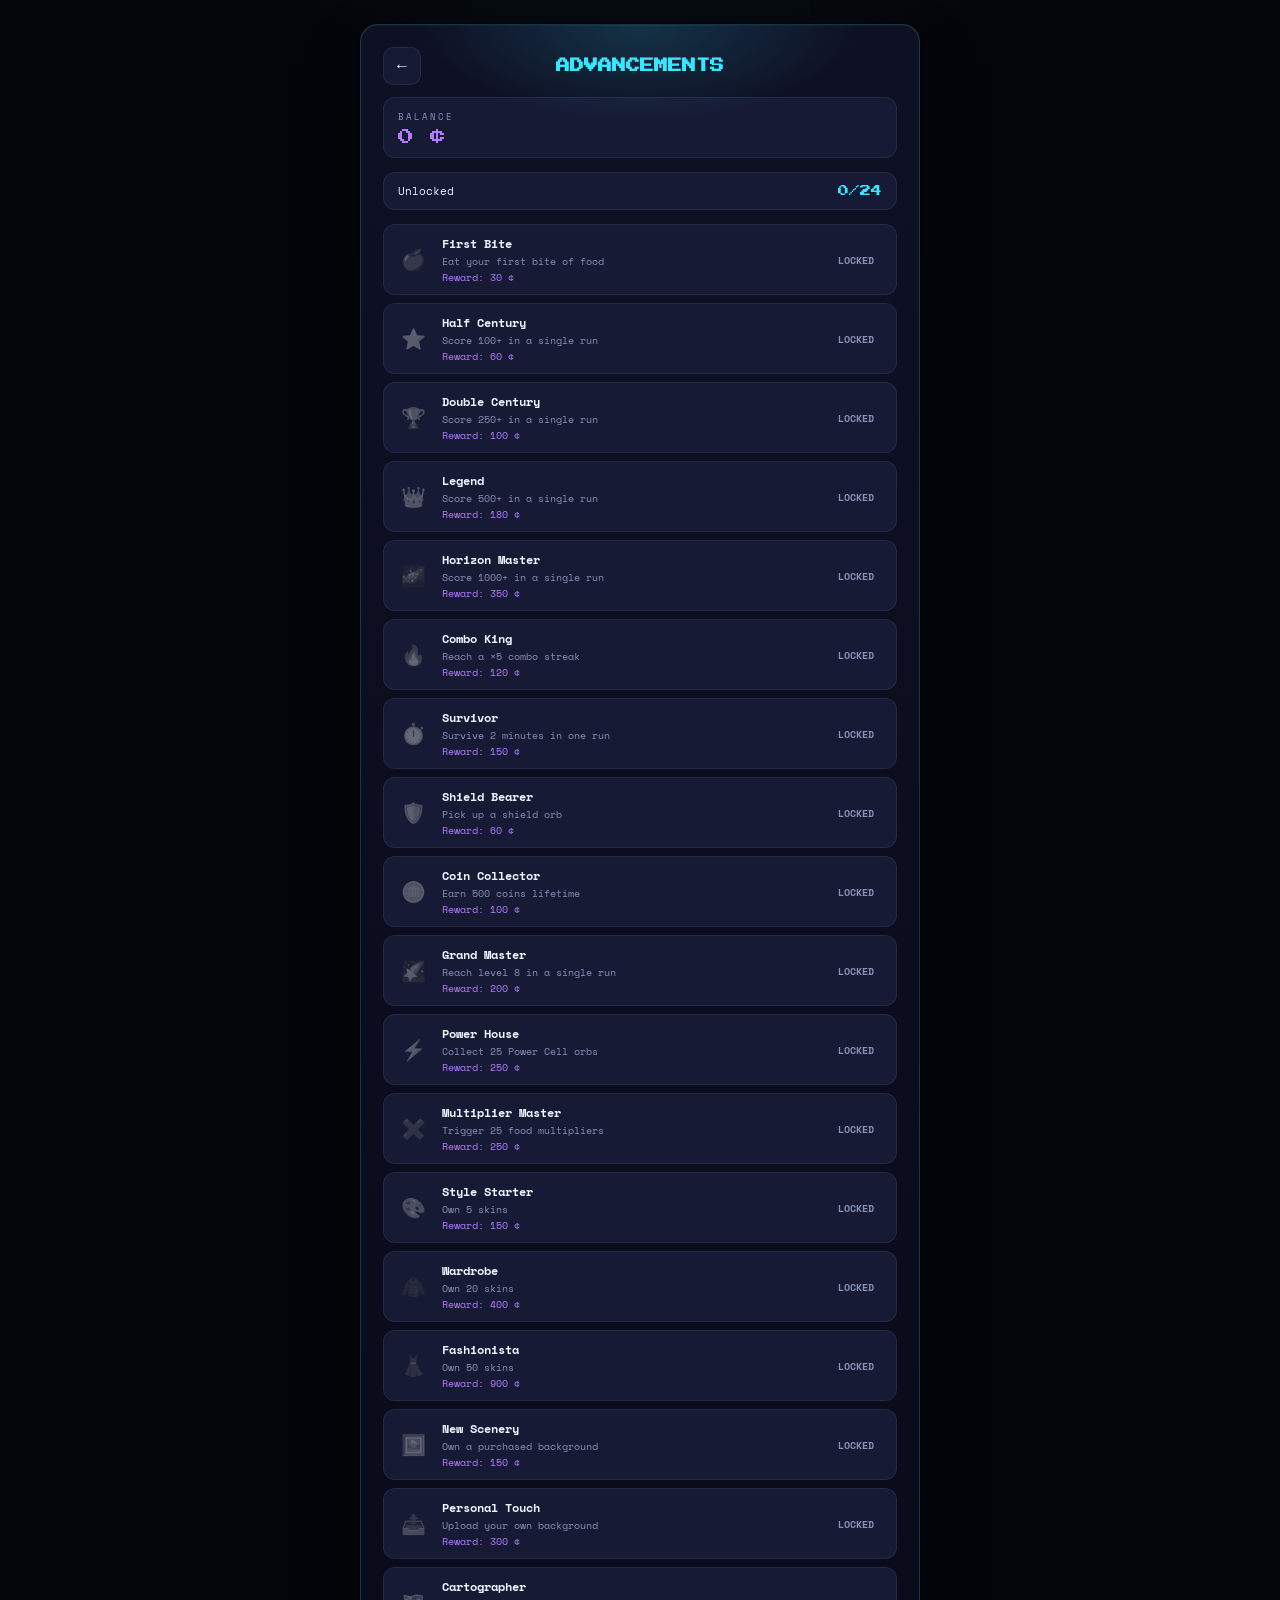
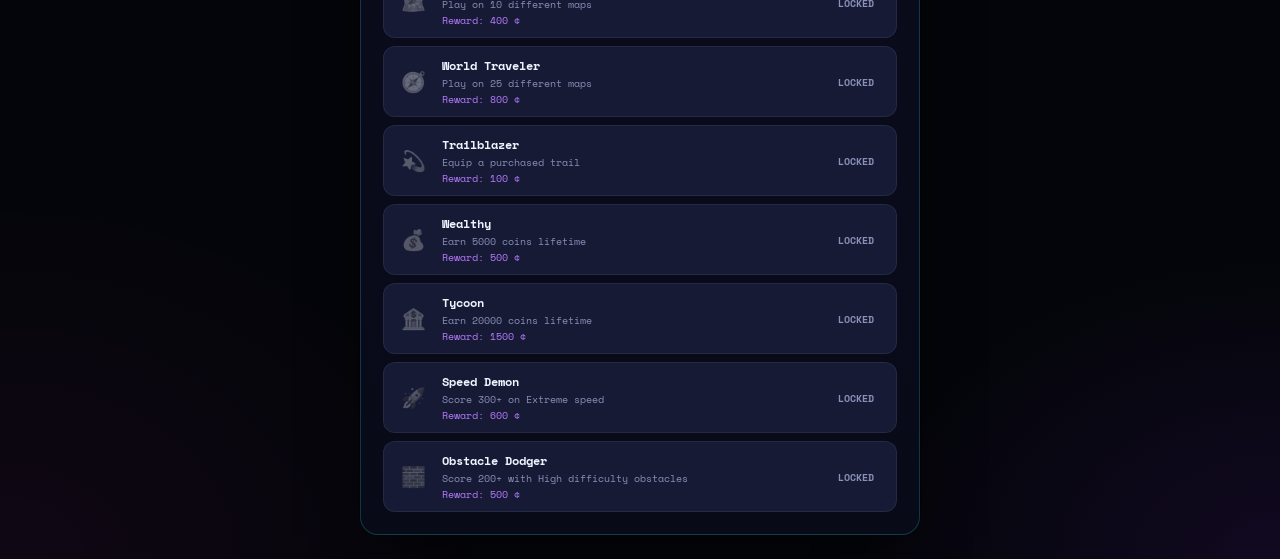
<file: advancements.html>
<!DOCTYPE html>
<html lang="en">
<head>
<meta charset="UTF-8" />
<meta name="viewport" content="width=device-width, initial-scale=1, viewport-fit=cover" />
<title>Advancements — HORIZON SNAKE</title>
<link rel="preconnect" href="https://fonts.googleapis.com">
<link rel="preconnect" href="https://fonts.gstatic.com" crossorigin>
<link href="https://fonts.googleapis.com/css2?family=Press+Start+2P&family=Space+Mono:wght@400;700&display=swap" rel="stylesheet">
<link rel="stylesheet" href="assets/style.css">
</head>
<body>
<div id="app">
  <div class="panel">
    <div class="back-row">
      <a href="index.html"><button class="icon-btn">←</button></a>
      <h2>ADVANCEMENTS</h2>
      <div style="width:38px"></div>
    </div>
    <div class="stat coin" style="margin-bottom:14px;"><div class="label">Balance</div><div class="value" id="ach-coins">0 ¢</div></div>
    <div class="ach-strip" style="cursor:default;margin-bottom:14px;">
      <span>Unlocked</span>
      <span class="ach-count" id="ach-count">0/10</span>
    </div>
    <div class="ach-list" id="ach-list"></div>
  </div>
</div>

<script src="assets/common.js"></script>
<script>
  function buildList() {
    document.getElementById("ach-coins").textContent = fmtCoins(save.coins);
    document.getElementById("ach-count").textContent = save.achievements.length + "/" + ACHIEVEMENTS.length;
    const list = document.getElementById("ach-list");
    list.innerHTML = "";
    ACHIEVEMENTS.forEach(a => {
      const unlocked = save.achievements.includes(a.id);
      const claimed = save.claimedAdvancements.includes(a.id);
      const row = document.createElement("div");
      row.className = "ach-row" + (unlocked ? " unlocked" : "");
      row.innerHTML = `
        <div class="ach-icon">${a.icon}</div>
        <div class="ach-info">
          <div class="ach-name">${a.name}</div>
          <div class="ach-desc">${a.desc}</div>
          <div class="ach-reward">Reward: ${a.reward} ¢</div>
        </div>
        <button class="ach-claim ${claimed ? "done" : unlocked ? "can" : "locked"}">${claimed ? "CLAIMED" : unlocked ? "CLAIM" : "LOCKED"}</button>
      `;
      const btn = row.querySelector("button");
      if (unlocked && !claimed) {
        btn.addEventListener("click", () => {
          ensureAudio();
          const claimedA = claimAdvancement(a.id);
          if (claimedA) { sfx.claim(); buildList(); }
        });
      }
      list.appendChild(row);
    });
  }
  buildList();
</script>
</body>
</html>
</file>
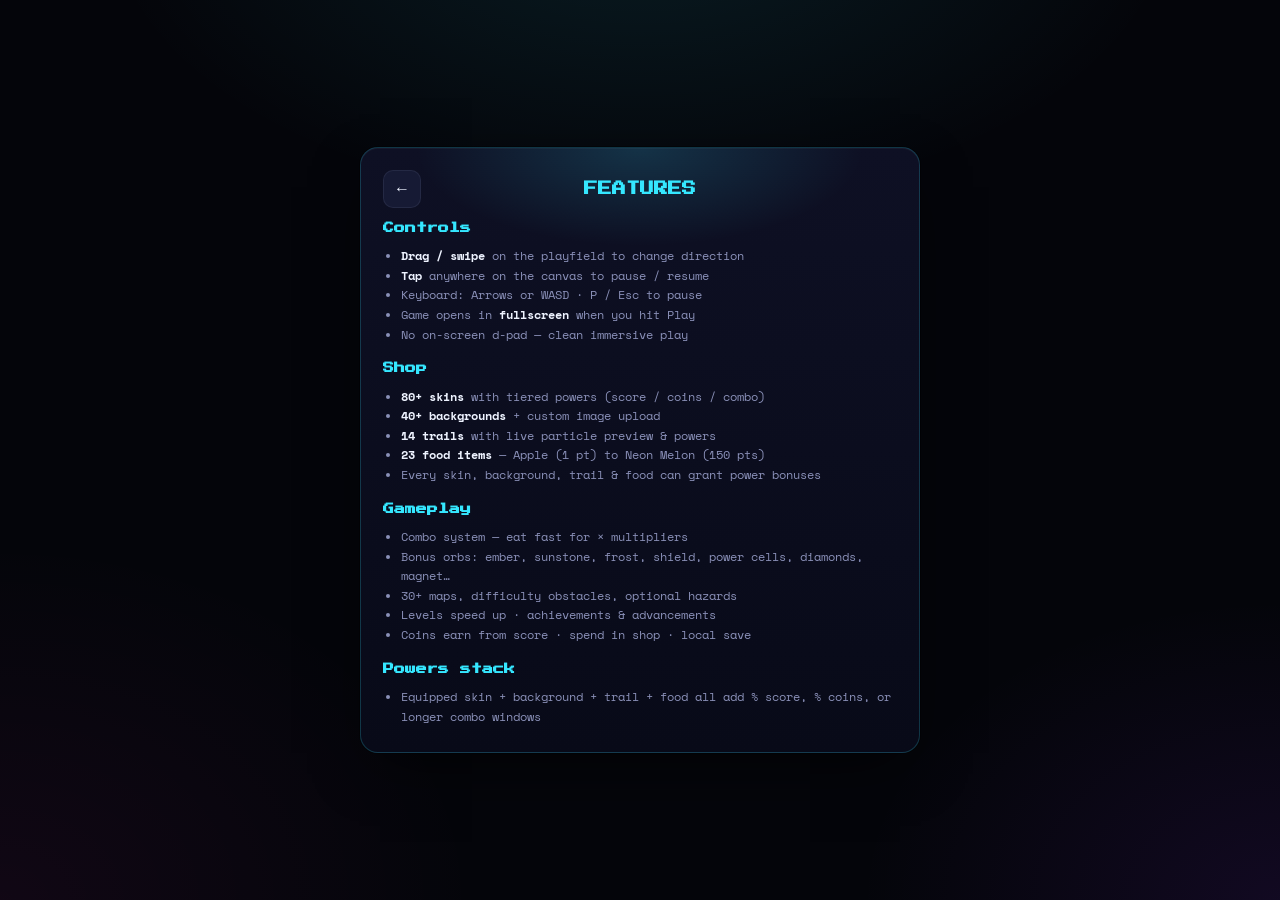
<file: features.html>
<!DOCTYPE html>
<html lang="en">
<head>
<meta charset="UTF-8" />
<meta name="viewport" content="width=device-width, initial-scale=1, viewport-fit=cover" />
<title>Features — HORIZON SNAKE</title>
<link rel="preconnect" href="https://fonts.googleapis.com">
<link rel="preconnect" href="https://fonts.gstatic.com" crossorigin>
<link href="https://fonts.googleapis.com/css2?family=Press+Start+2P&family=Space+Mono:wght@400;700&display=swap" rel="stylesheet">
<link rel="stylesheet" href="assets/style.css">
</head>
<body>
<div id="app">
  <div class="panel">
    <div class="back-row">
      <a href="index.html"><button class="icon-btn">←</button></a>
      <h2>FEATURES</h2>
      <div style="width:38px"></div>
    </div>
    <div class="feature-list">
      <h3>Controls</h3>
      <ul>
        <li><b>Drag / swipe</b> on the playfield to change direction</li>
        <li><b>Tap</b> anywhere on the canvas to pause / resume</li>
        <li>Keyboard: Arrows or WASD · P / Esc to pause</li>
        <li>Game opens in <b>fullscreen</b> when you hit Play</li>
        <li>No on-screen d-pad — clean immersive play</li>
      </ul>
      <h3>Shop</h3>
      <ul>
        <li><b>80+ skins</b> with tiered powers (score / coins / combo)</li>
        <li><b>40+ backgrounds</b> + custom image upload</li>
        <li><b>14 trails</b> with live particle preview & powers</li>
        <li><b>23 food items</b> — Apple (1 pt) to Neon Melon (150 pts)</li>
        <li>Every skin, background, trail & food can grant power bonuses</li>
      </ul>
      <h3>Gameplay</h3>
      <ul>
        <li>Combo system — eat fast for × multipliers</li>
        <li>Bonus orbs: ember, sunstone, frost, shield, power cells, diamonds, magnet…</li>
        <li>30+ maps, difficulty obstacles, optional hazards</li>
        <li>Levels speed up · achievements & advancements</li>
        <li>Coins earn from score · spend in shop · local save</li>
      </ul>
      <h3>Powers stack</h3>
      <ul>
        <li>Equipped skin + background + trail + food all add % score, % coins, or longer combo windows</li>
      </ul>
    </div>
  </div>
</div>
</body>
</html>
</file>
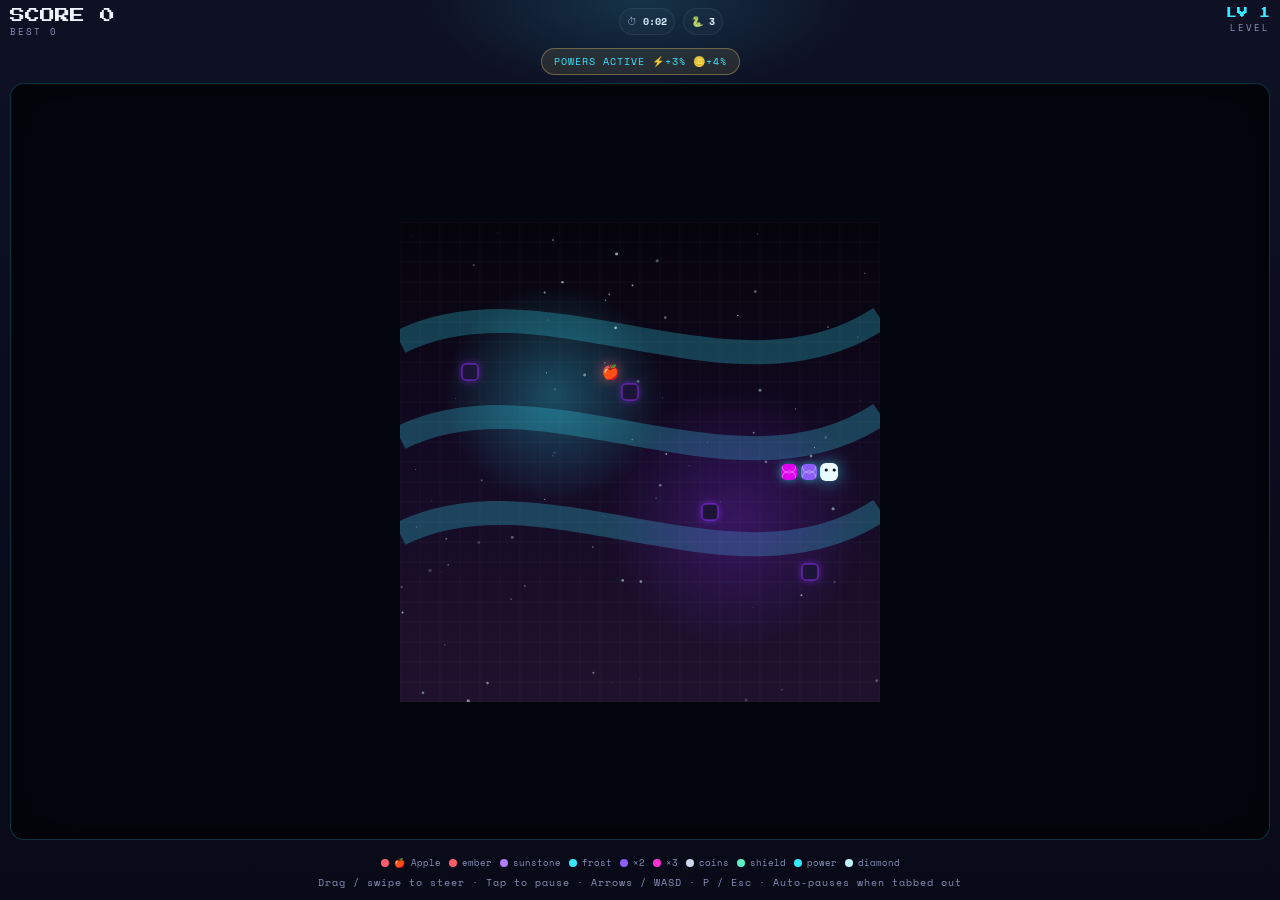
<file: game.html>
<!DOCTYPE html>
<html lang="en">
<head>
<meta charset="UTF-8" />
<meta name="viewport" content="width=device-width, initial-scale=1, maximum-scale=1, user-scalable=no, viewport-fit=cover" />
<meta name="mobile-web-app-capable" content="yes" />
<meta name="apple-mobile-web-app-capable" content="yes" />
<meta name="apple-mobile-web-app-status-bar-style" content="black-translucent" />
<title>Play — HORIZON SNAKE</title>
<link rel="preconnect" href="https://fonts.googleapis.com">
<link rel="preconnect" href="https://fonts.gstatic.com" crossorigin>
<link href="https://fonts.googleapis.com/css2?family=Press+Start+2P&family=Space+Mono:wght@400;700&display=swap" rel="stylesheet">
<link rel="stylesheet" href="assets/style.css">
</head>
<body class="game-page">
<div id="app" class="game-app">
  <div class="panel game-panel">
    <div class="hud">
      <div class="score-box">SCORE <span id="hud-score">0</span><small>BEST <span id="hud-best">0</span></small></div>
      <div class="run-mini"><span>⏱ <b id="hud-time">0:00</b></span><span>🐍 <b id="hud-length">3</b></span></div>
      <div class="bonus-banner" id="bonus-banner"><span class="bonus-dot"></span><span id="bonus-text">Bonus 5.0s</span></div>
      <div class="level-box">LV <span id="hud-level">1</span><small>LEVEL</small></div>
    </div>
    <div class="power-chip" id="power-chip"></div>

    <div id="stage-wrap">
      <canvas id="stage" width="480" height="480"></canvas>
      <div class="fx-layer" id="fx-layer"></div>
      <div class="combo-badge" id="combo-badge">COMBO ×2</div>
      <div class="toast-layer" id="toast-layer"></div>

      <div class="overlay" id="overlay-pause">
        <h3>PAUSED</h3>
        <p>Tap resume · Esc / P · or tap outside</p>
        <button class="btn primary" id="btn-resume">RESUME</button>
        <button class="btn ghost" id="btn-quit-pause">Quit to menu</button>
      </div>

      <div class="overlay" id="overlay-gameover">
        <h3 id="go-title">GAME OVER</h3>
        <p id="go-sub">Score 0 · +0 ¢ earned</p>
        <p class="run-stats" id="go-stats"></p>
        <p class="ach-unlocked" id="go-achievements"></p>
        <button class="btn primary" id="btn-again">PLAY AGAIN</button>
        <button class="btn ghost" id="btn-quit-go">Quit to menu</button>
      </div>
    </div>

    <div class="active-fx" id="active-fx"></div>

    <div class="legend compact">
      <span id="legend-food"><i style="background:var(--gold)"></i>food</span>
      <span><i style="background:var(--red)"></i>ember</span>
      <span><i style="background:var(--sun)"></i>sunstone</span>
      <span><i style="background:var(--blue)"></i>frost</span>
      <span><i style="background:var(--purple)"></i>×2</span>
      <span><i style="background:var(--magenta)"></i>×3</span>
      <span><i style="background:var(--silver)"></i>coins</span>
      <span><i style="background:var(--shield)"></i>shield</span>
      <span><i style="background:var(--gold)"></i>power</span>
      <span><i style="background:var(--diamond)"></i>diamond</span>
    </div>
    <div class="hint">Drag / swipe to steer · Tap to pause · Arrows / WASD · P / Esc · Auto-pauses when tabbed out</div>
  </div>
</div>

<script src="assets/common.js"></script>
<script src="assets/game.js"></script>
</body>
</html>
</file>
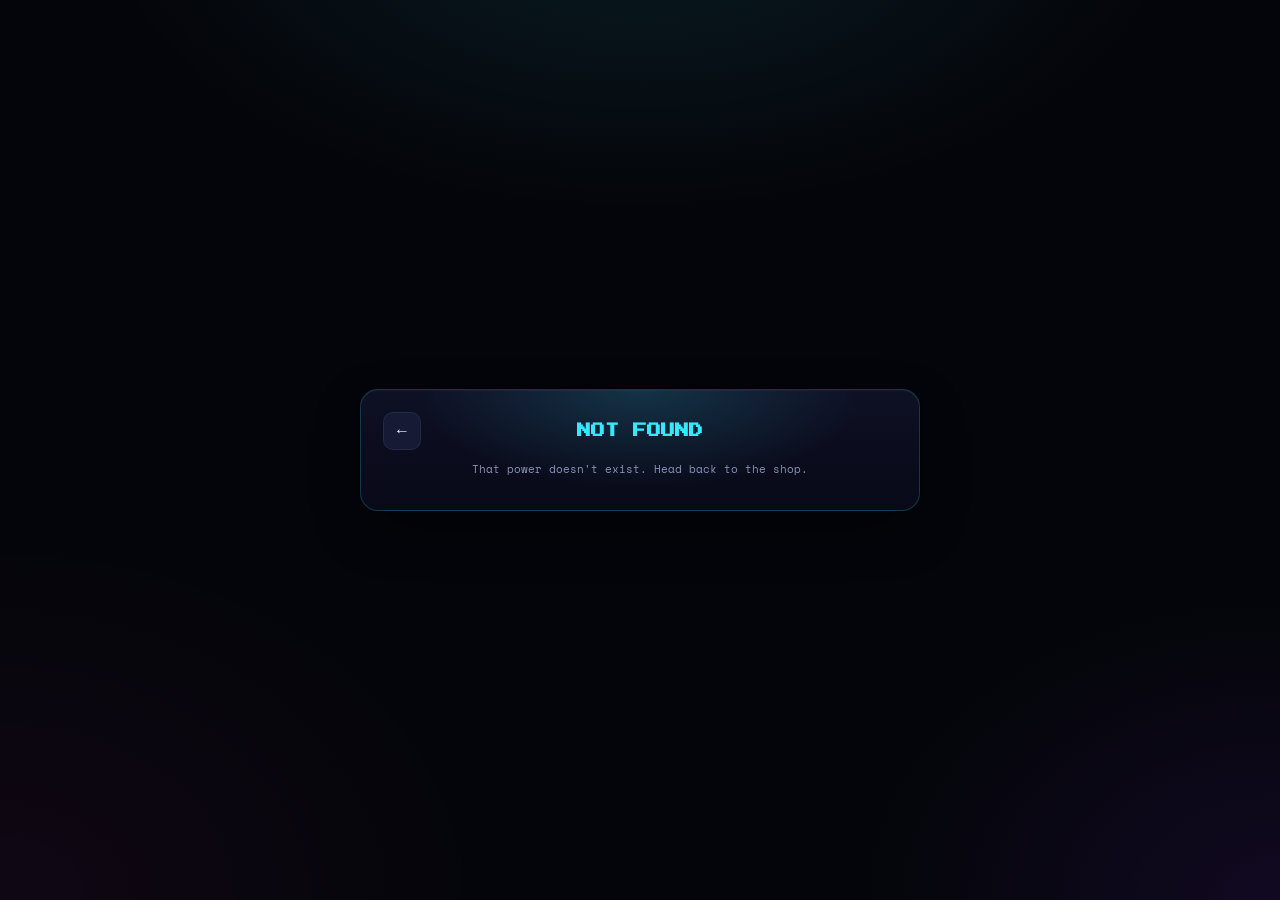
<file: power.html>
<!DOCTYPE html>
<html lang="en">
<head>
<meta charset="UTF-8" />
<meta name="viewport" content="width=device-width, initial-scale=1, viewport-fit=cover" />
<title>Power Shop — HORIZON SNAKE</title>
<link rel="preconnect" href="https://fonts.googleapis.com">
<link rel="preconnect" href="https://fonts.gstatic.com" crossorigin>
<link href="https://fonts.googleapis.com/css2?family=Press+Start+2P&family=Space+Mono:wght@400;700&display=swap" rel="stylesheet">
<link rel="stylesheet" href="assets/style.css">
<style>
  .power-grid{ display:grid; grid-template-columns:1fr 1fr; gap:12px; }
  .power-card{ background:var(--surface2); border:1px solid var(--line-soft); border-radius:14px; padding:12px; text-align:center; cursor:pointer; position:relative; }
  .power-card.equipped{ border-color:var(--gold); box-shadow:0 0 0 1px var(--gold), 0 0 20px -6px rgba(53,231,255,0.6); }
  .power-card .lvl-num{ font-size:22px; margin-bottom:4px; }
  .power-hero{ text-align:center; margin-bottom:14px; }
  .power-hero .icon{ font-size:38px; }
  .power-hero .desc{ font-size:10.5px; color:var(--muted); line-height:1.5; margin-top:6px; }
</style>
</head>
<body>
<div id="app">
  <div class="panel">
    <div class="back-row">
      <a href="shop.html"><button class="icon-btn">←</button></a>
      <h2 id="power-title">POWER</h2>
      <div style="width:38px"></div>
    </div>
    <div class="stat coin" style="margin-bottom:14px;"><div class="label">Balance</div><div class="value" id="power-coins">0 ¢</div></div>

    <div class="power-hero">
      <div class="icon" id="power-icon">⚡</div>
      <div class="desc" id="power-desc"></div>
    </div>

    <div class="power-grid" id="power-level-grid"></div>
  </div>
</div>

<script src="assets/common.js"></script>
<script>
  function shake(el) {
    el.animate([{ transform: "translateX(0)" }, { transform: "translateX(-6px)" }, { transform: "translateX(6px)" }, { transform: "translateX(0)" }], { duration: 250 });
  }

  const params = new URLSearchParams(location.search);
  const cat = powerCatById(params.get("cat"));

  if (!cat) {
    document.getElementById("app").innerHTML = `
      <div class="panel">
        <div class="back-row"><a href="shop.html"><button class="icon-btn">←</button></a><h2>NOT FOUND</h2><div style="width:38px"></div></div>
        <p class="upload-hint">That power doesn't exist. Head back to the shop.</p>
      </div>`;
  } else {
    document.getElementById("power-title").textContent = cat.name.toUpperCase();
    document.getElementById("power-icon").textContent = cat.icon;
    document.getElementById("power-desc").textContent = cat.desc;

    function refreshCoins() { document.getElementById("power-coins").textContent = fmtCoins(save.coins); }

    function buildLevelGrid() {
      const st = getPowerState(cat.id);
      const grid = document.getElementById("power-level-grid");
      grid.innerHTML = "";
      for (let level = 1; level <= 10; level++) {
        const owned = st.owned.includes(level);
        const equipped = st.equipped === level;
        const price = powerLevelPrice(cat, level);
        const card = document.createElement("div");
        card.className = "power-card" + (equipped ? " equipped" : "");
        card.innerHTML = `
          <div class="lvl-num">${cat.icon} Lv.${level}</div>
          <div class="skin-power">${powerLevelEffectLabel(cat, level)}</div>
          ${owned ? `<div class="skin-owned">${equipped ? "EQUIPPED · tap to unequip" : "OWNED · tap to equip"}</div>` : `<div class="skin-price">${price} ¢ · tap to buy</div>`}
          ${!owned ? `<div class="skin-lock">🔒</div>` : ``}
        `;
        card.addEventListener("click", () => {
          ensureAudio(); sfx.select();
          if (owned) {
            st.equipped = equipped ? 0 : level;
            persist(); buildLevelGrid();
          } else if (save.coins >= price) {
            save.coins -= price;
            st.owned.push(level);
            st.equipped = level;
            persist(); buildLevelGrid(); refreshCoins();
            sfx.power();
          } else { shake(card); }
        });
        grid.appendChild(card);
      }
    }

    refreshCoins();
    buildLevelGrid();
  }
</script>
</body>
</html>
</file>
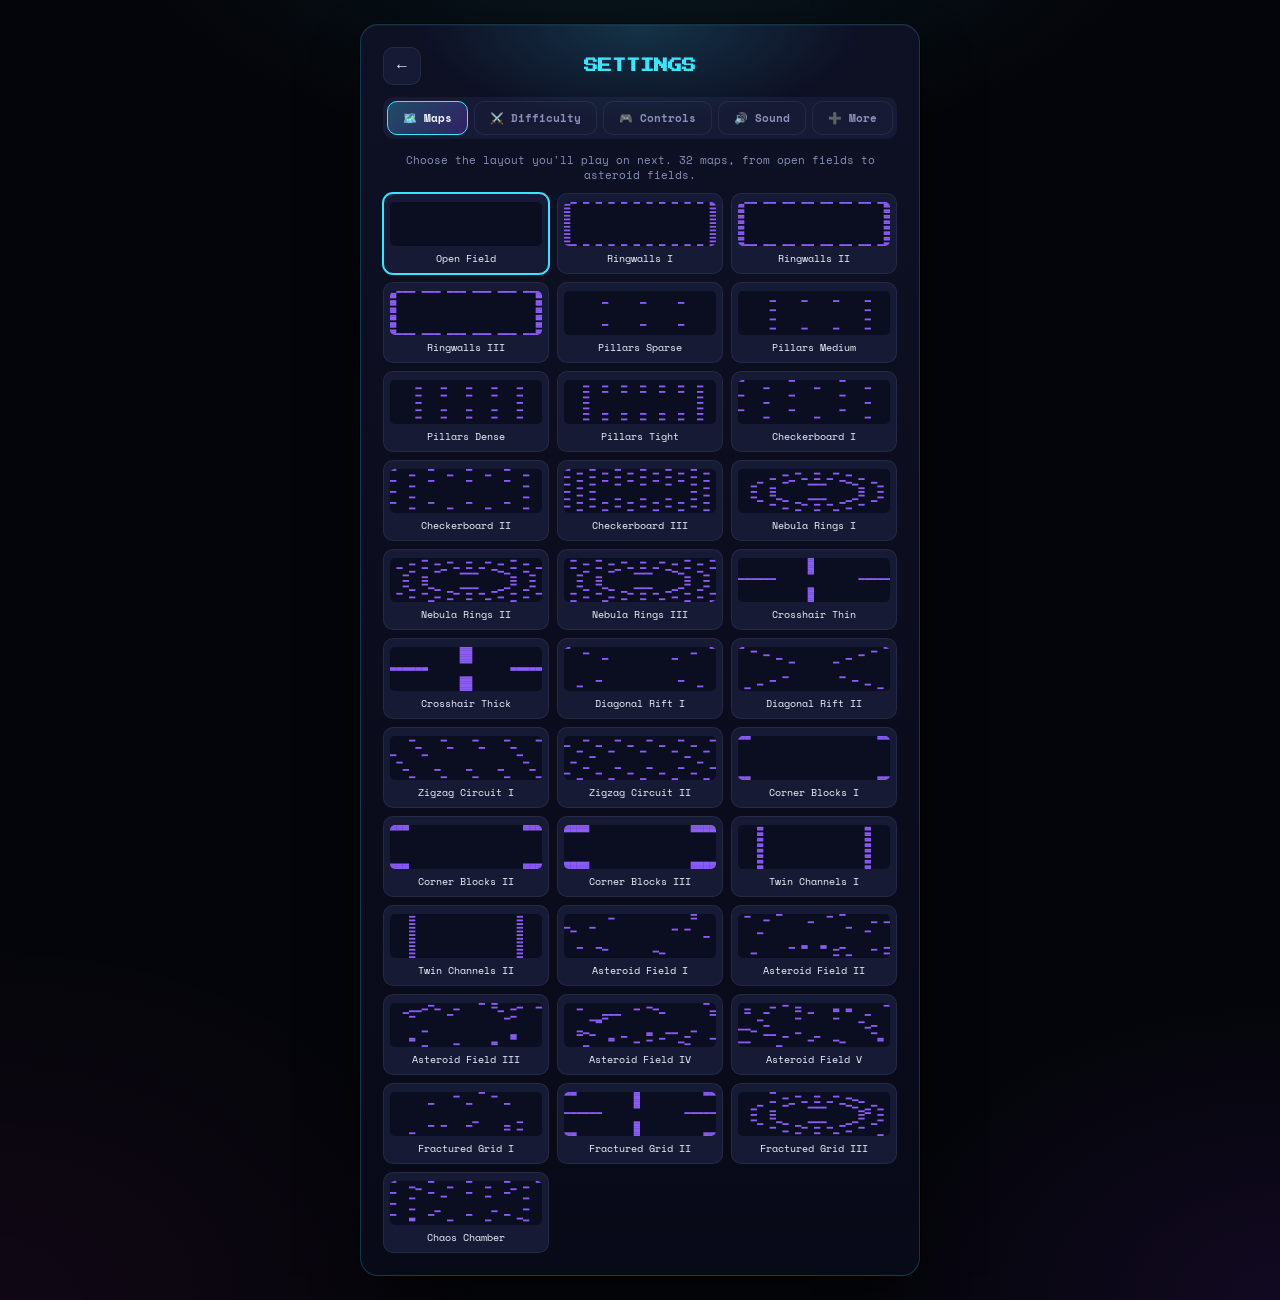
<file: settings.html>
<!DOCTYPE html>
<html lang="en">
<head>
<meta charset="UTF-8" />
<meta name="viewport" content="width=device-width, initial-scale=1, viewport-fit=cover" />
<title>Settings — HORIZON SNAKE</title>
<link rel="preconnect" href="https://fonts.googleapis.com">
<link rel="preconnect" href="https://fonts.gstatic.com" crossorigin>
<link href="https://fonts.googleapis.com/css2?family=Press+Start+2P&family=Space+Mono:wght@400;700&display=swap" rel="stylesheet">
<link rel="stylesheet" href="assets/style.css">
</head>
<body>
<div id="app">
  <div class="panel">
    <div class="back-row">
      <a href="index.html"><button class="icon-btn">←</button></a>
      <h2>SETTINGS</h2>
      <div style="width:38px"></div>
    </div>

    <div class="tabs" id="settings-tabs">
      <button data-tab="maps" class="active">🗺️ Maps</button>
      <button data-tab="difficulty">⚔️ Difficulty</button>
      <button data-tab="controls">🎮 Controls</button>
      <button data-tab="sound">🔊 Sound</button>
      <button data-tab="more">➕ More</button>
    </div>

    <div id="tab-maps">
      <p class="upload-hint">Choose the layout you'll play on next. 32 maps, from open fields to asteroid fields.</p>
      <div class="map-grid" id="map-grid"></div>
    </div>

    <div id="tab-difficulty" style="display:none;">
      <div class="setting">
        <div><div class="s-label">Game speed</div><div class="s-sub">Higher speed = faster tick rate</div></div>
        <div class="segmented" id="speed-seg">
          <button data-val="slow">Slow</button>
          <button data-val="normal">Normal</button>
          <button data-val="fast">Fast</button>
          <button data-val="extreme">Extreme</button>
        </div>
      </div>
      <div class="setting">
        <div><div class="s-label">Obstacle density</div><div class="s-sub">Extra static obstacles added on top of your chosen map</div></div>
        <div class="segmented" id="diff-seg">
          <button data-val="none">None</button>
          <button data-val="low">Low</button>
          <button data-val="medium">Medium</button>
          <button data-val="high">High</button>
        </div>
      </div>
      <div class="setting">
        <div><div class="s-label">Dynamic hazards</div><div class="s-sub">New obstacles keep appearing as you level up</div></div>
        <div class="toggle" id="toggle-hazards"><div class="knob"></div></div>
      </div>
      <div class="setting">
        <div><div class="s-label">Wrap walls</div><div class="s-sub">Pass through edges instead of dying</div></div>
        <div class="toggle" id="toggle-wrap"><div class="knob"></div></div>
      </div>
    </div>

    <div id="tab-controls" style="display:none;">
      <div class="setting">
        <div><div class="s-label">Control scheme</div><div class="s-sub">Arrow keys, WASD and swipe all work — pick your preferred style to highlight it</div></div>
      </div>
      <div class="segmented" id="controls-seg" style="margin-bottom:10px;">
        <button data-val="arrows">Arrows</button>
        <button data-val="wasd">WASD</button>
        <button data-val="swipe">Swipe / D-pad</button>
      </div>
      <div class="setting">
        <div><div class="s-label">Screen shake</div><div class="s-sub">Kick on bonus pickups</div></div>
        <div class="toggle" id="toggle-shake"><div class="knob"></div></div>
      </div>
    </div>

    <div id="tab-sound" style="display:none;">
      <div class="setting">
        <div><div class="s-label">Sound effects</div><div class="s-sub">Synth blips on eat / bonus / crash</div></div>
        <div class="toggle" id="toggle-sound"><div class="knob"></div></div>
      </div>
      <div class="setting">
        <div><div class="s-label">Volume</div><div class="s-sub" id="volume-value">80%</div></div>
        <input type="range" min="0" max="100" class="slider" id="volume-slider" />
      </div>
    </div>

    <div id="tab-more" style="display:none;">
      <a href="advancements.html"><button class="btn">🏆 Advancements & rewards</button></a>
      <a href="features.html"><button class="btn">📖 Full feature list</button></a>
      <div class="setting">
        <div><div class="s-label">Lifetime coins earned</div><div class="s-sub" id="stat-lifetime">0 ¢</div></div>
      </div>
      <div class="setting">
        <div><div class="s-label">Games played</div><div class="s-sub" id="stat-games">0</div></div>
      </div>
      <div class="setting">
        <div><div class="s-label">Maps explored</div><div class="s-sub" id="stat-maps">0 / 32</div></div>
      </div>
      <button class="btn danger" id="btn-reset" style="margin-top:14px;">Reset all progress</button>
    </div>
  </div>
</div>

<script src="assets/common.js"></script>
<script>
  function applySettingsToUI() {
    document.querySelectorAll("#speed-seg button").forEach(b => b.classList.toggle("active", b.dataset.val === save.settings.speed));
    document.querySelectorAll("#diff-seg button").forEach(b => b.classList.toggle("active", b.dataset.val === save.settings.difficulty));
    document.querySelectorAll("#controls-seg button").forEach(b => b.classList.toggle("active", b.dataset.val === save.settings.controls));
    document.getElementById("toggle-wrap").classList.toggle("on", save.settings.wrap);
    document.getElementById("toggle-hazards").classList.toggle("on", save.settings.hazards);
    document.getElementById("toggle-sound").classList.toggle("on", save.settings.sound);
    document.getElementById("toggle-shake").classList.toggle("on", save.settings.shake);
    document.getElementById("volume-slider").value = save.settings.volume;
    document.getElementById("volume-value").textContent = save.settings.volume + "%";
    document.getElementById("stat-lifetime").textContent = fmtCoins(save.lifetimeCoins || 0);
    document.getElementById("stat-games").textContent = save.gamesPlayed || 0;
    document.getElementById("stat-maps").textContent = (save.stats.mapsPlayed || []).length + " / " + MAP_DEFS.length;
  }

  function buildMapGrid() {
    const grid = document.getElementById("map-grid");
    grid.innerHTML = "";
    MAP_DEFS.forEach(m => {
      const selected = save.settings.mapId === m.id;
      const card = document.createElement("div");
      card.className = "map-card" + (selected ? " selected" : "");
      card.innerHTML = `<canvas></canvas><div>${m.name}</div>`;
      card.addEventListener("click", () => {
        ensureAudio(); sfx.select();
        save.settings.mapId = m.id;
        persist();
        buildMapGrid();
      });
      grid.appendChild(card);
      const c = card.querySelector("canvas");
      const cctx = c.getContext("2d");
      const w = c.width = c.clientWidth * 2 || 100, h = c.height = 88;
      cctx.fillStyle = "#0b0e20"; cctx.fillRect(0, 0, w, h);
      const cells = filterSafe(m.build());
      cctx.fillStyle = "#8b5cf6";
      const cw = w / 24, ch = h / 24;
      cells.forEach(cell => cctx.fillRect(cell.x * cw, cell.y * ch, Math.max(1, cw), Math.max(1, ch)));
    });
  }

  applySettingsToUI();
  buildMapGrid();

  document.querySelectorAll("#settings-tabs button").forEach(btn => {
    btn.addEventListener("click", () => {
      ensureAudio(); sfx.select();
      document.querySelectorAll("#settings-tabs button").forEach(b => b.classList.toggle("active", b === btn));
      ["maps", "difficulty", "controls", "sound", "more"].forEach(t => {
        document.getElementById("tab-" + t).style.display = (t === btn.dataset.tab) ? "" : "none";
      });
    });
  });

  document.querySelectorAll("#speed-seg button").forEach(b => {
    b.addEventListener("click", () => { ensureAudio(); save.settings.speed = b.dataset.val; applySettingsToUI(); persist(); sfx.select(); });
  });
  document.querySelectorAll("#diff-seg button").forEach(b => {
    b.addEventListener("click", () => { ensureAudio(); save.settings.difficulty = b.dataset.val; applySettingsToUI(); persist(); sfx.select(); });
  });
  document.querySelectorAll("#controls-seg button").forEach(b => {
    b.addEventListener("click", () => { ensureAudio(); save.settings.controls = b.dataset.val; applySettingsToUI(); persist(); sfx.select(); });
  });
  document.getElementById("toggle-wrap").addEventListener("click", () => { ensureAudio(); save.settings.wrap = !save.settings.wrap; applySettingsToUI(); persist(); sfx.select(); });
  document.getElementById("toggle-hazards").addEventListener("click", () => { ensureAudio(); save.settings.hazards = !save.settings.hazards; applySettingsToUI(); persist(); sfx.select(); });
  document.getElementById("toggle-sound").addEventListener("click", () => { ensureAudio(); save.settings.sound = !save.settings.sound; applySettingsToUI(); persist(); });
  document.getElementById("toggle-shake").addEventListener("click", () => { ensureAudio(); save.settings.shake = !save.settings.shake; applySettingsToUI(); persist(); sfx.select(); });
  document.getElementById("volume-slider").addEventListener("input", (e) => {
    save.settings.volume = parseInt(e.target.value, 10);
    document.getElementById("volume-value").textContent = save.settings.volume + "%";
    persist();
  });
  document.getElementById("volume-slider").addEventListener("change", () => { ensureAudio(); sfx.select(); });

  document.getElementById("btn-reset").addEventListener("click", () => {
    if (confirm("Reset high score, coins, skins, backgrounds, trails, advancements and settings? This can't be undone.")) {
      save = JSON.parse(JSON.stringify(DEFAULT_SAVE));
      persist();
      applySettingsToUI();
      buildMapGrid();
    }
  });
</script>
</body>
</html>
</file>
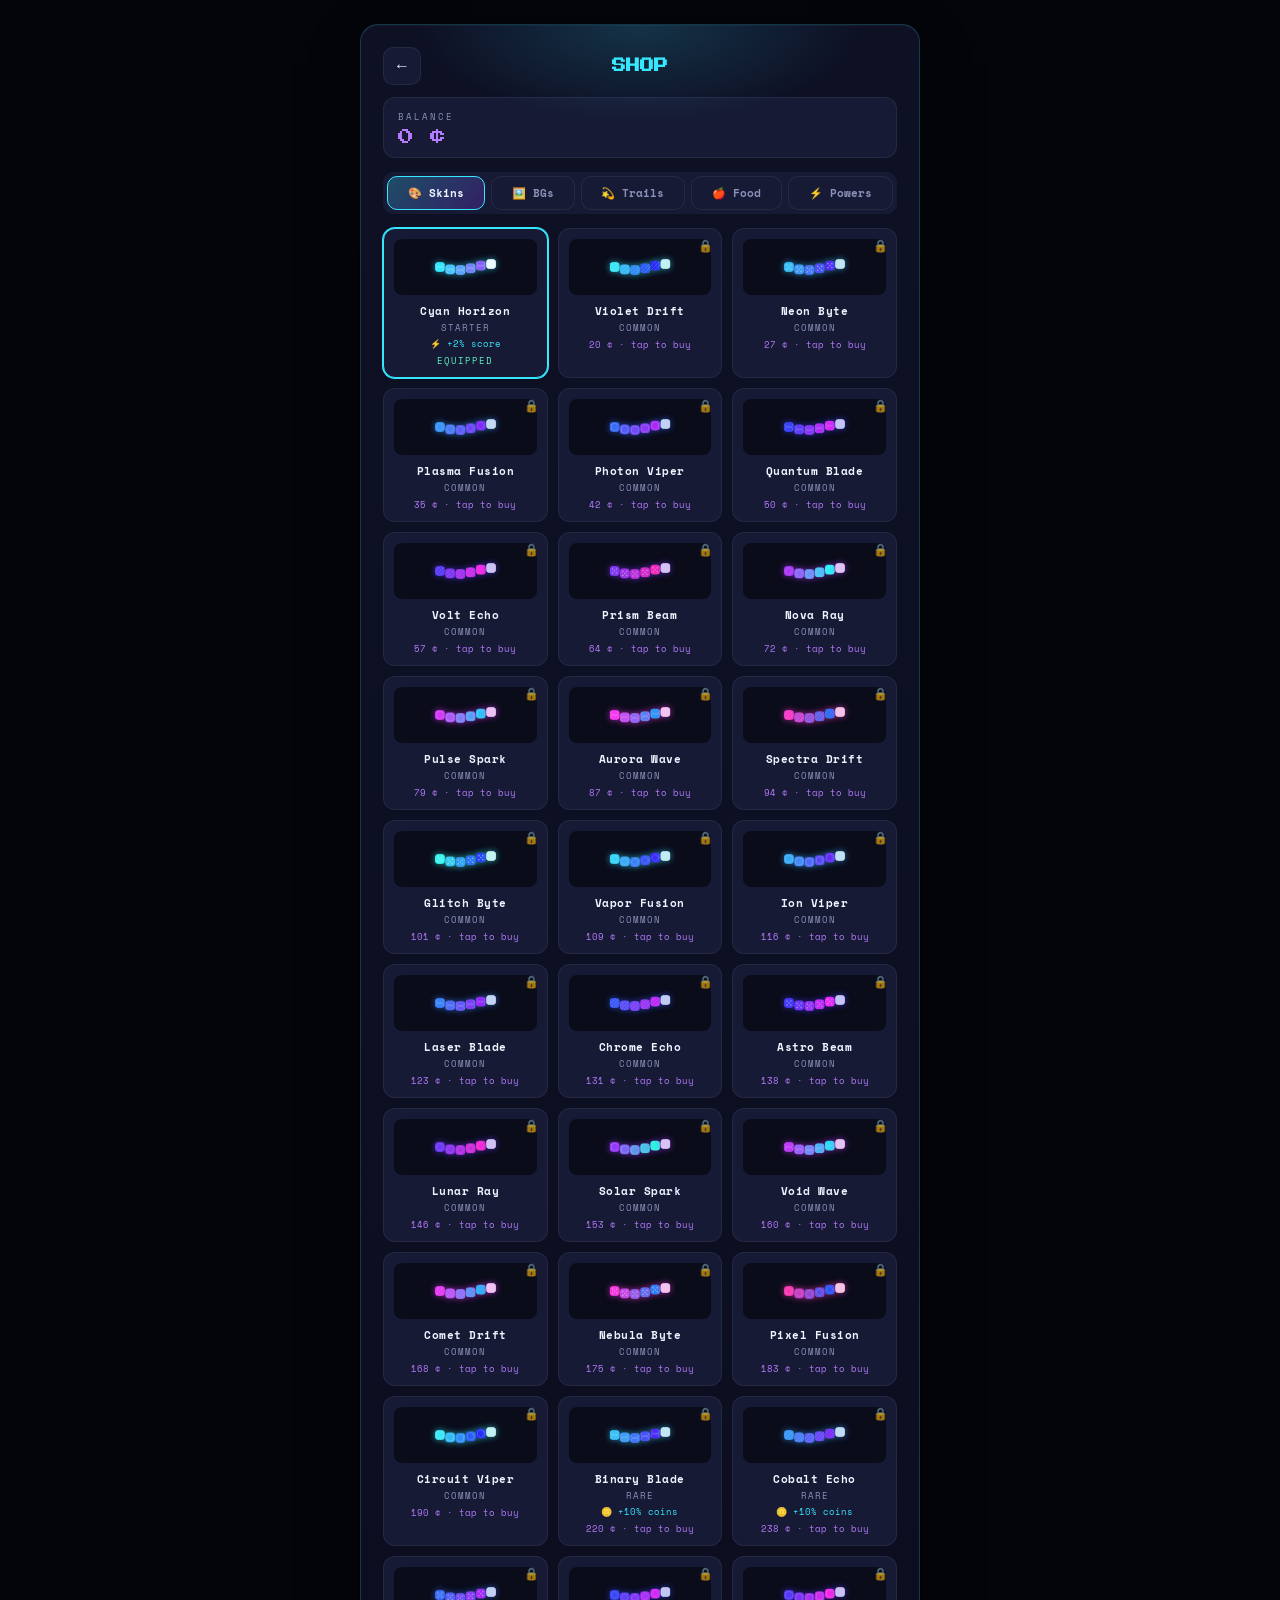
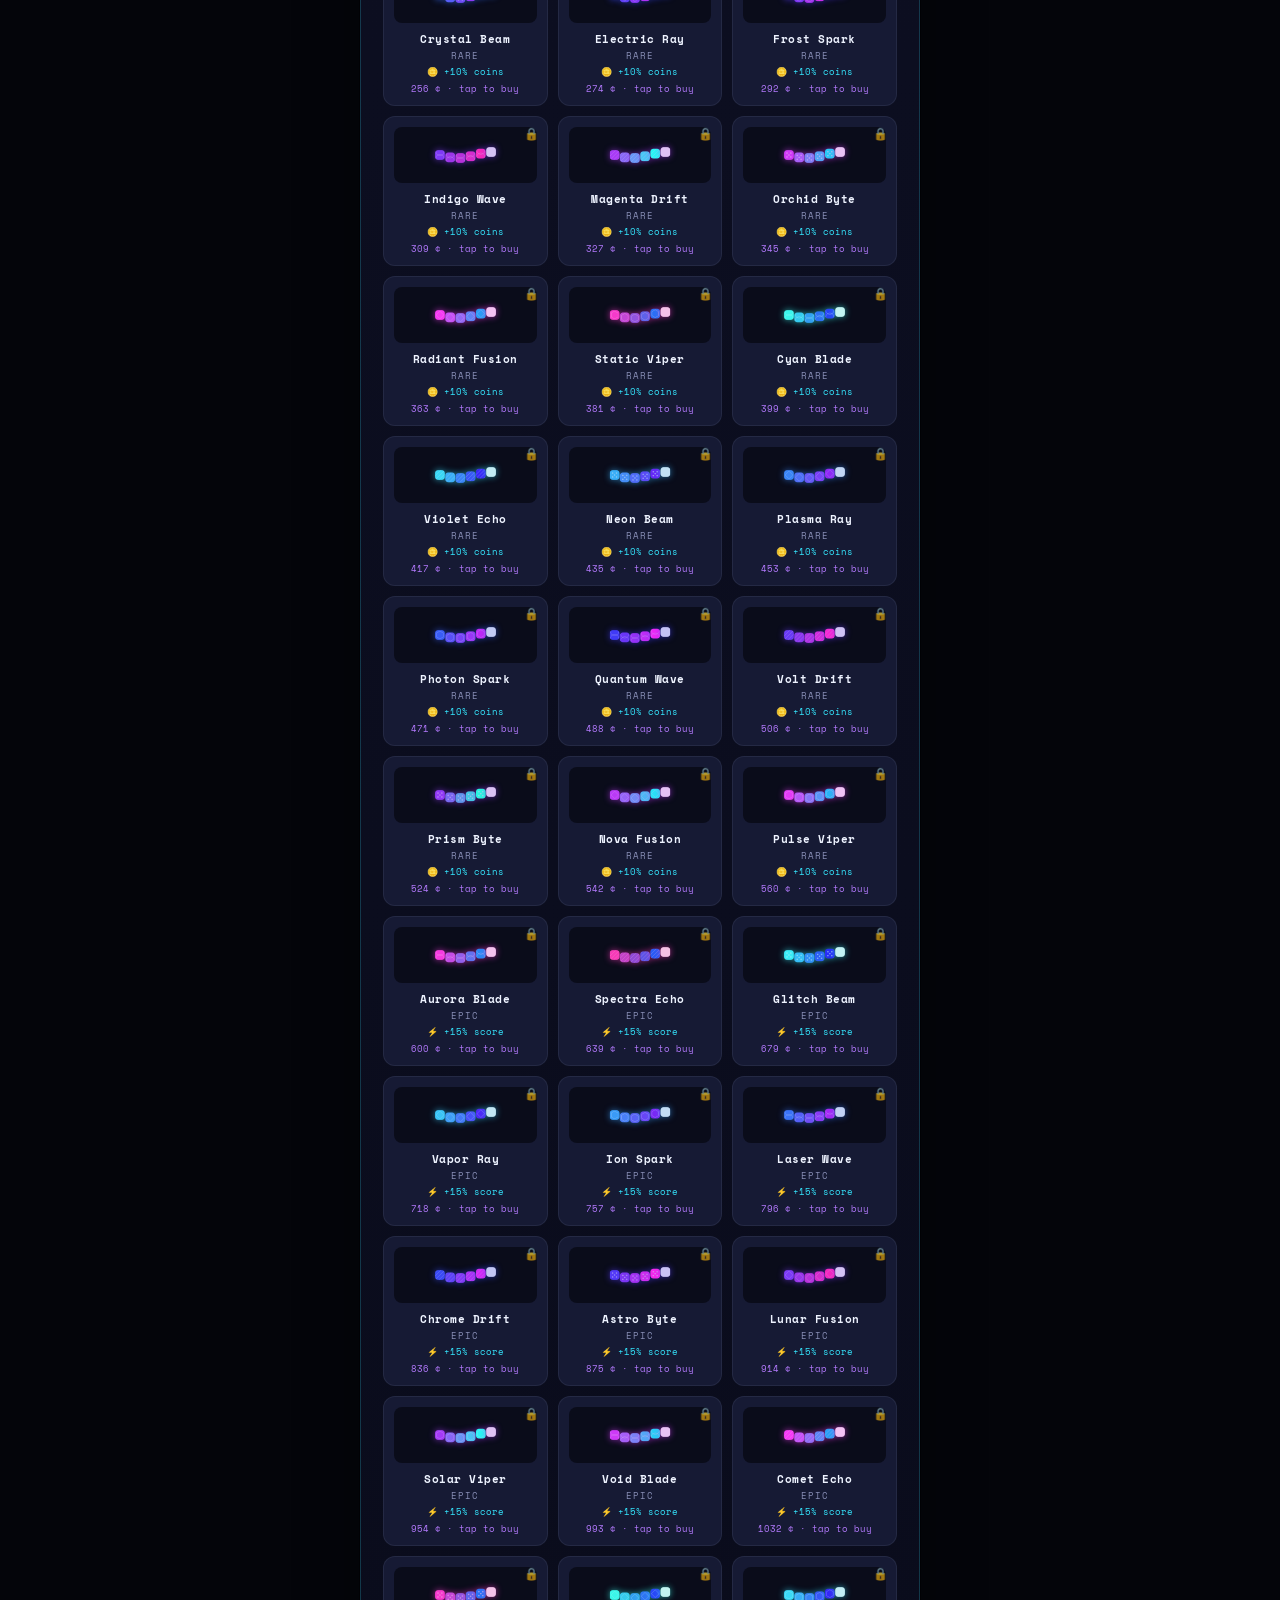
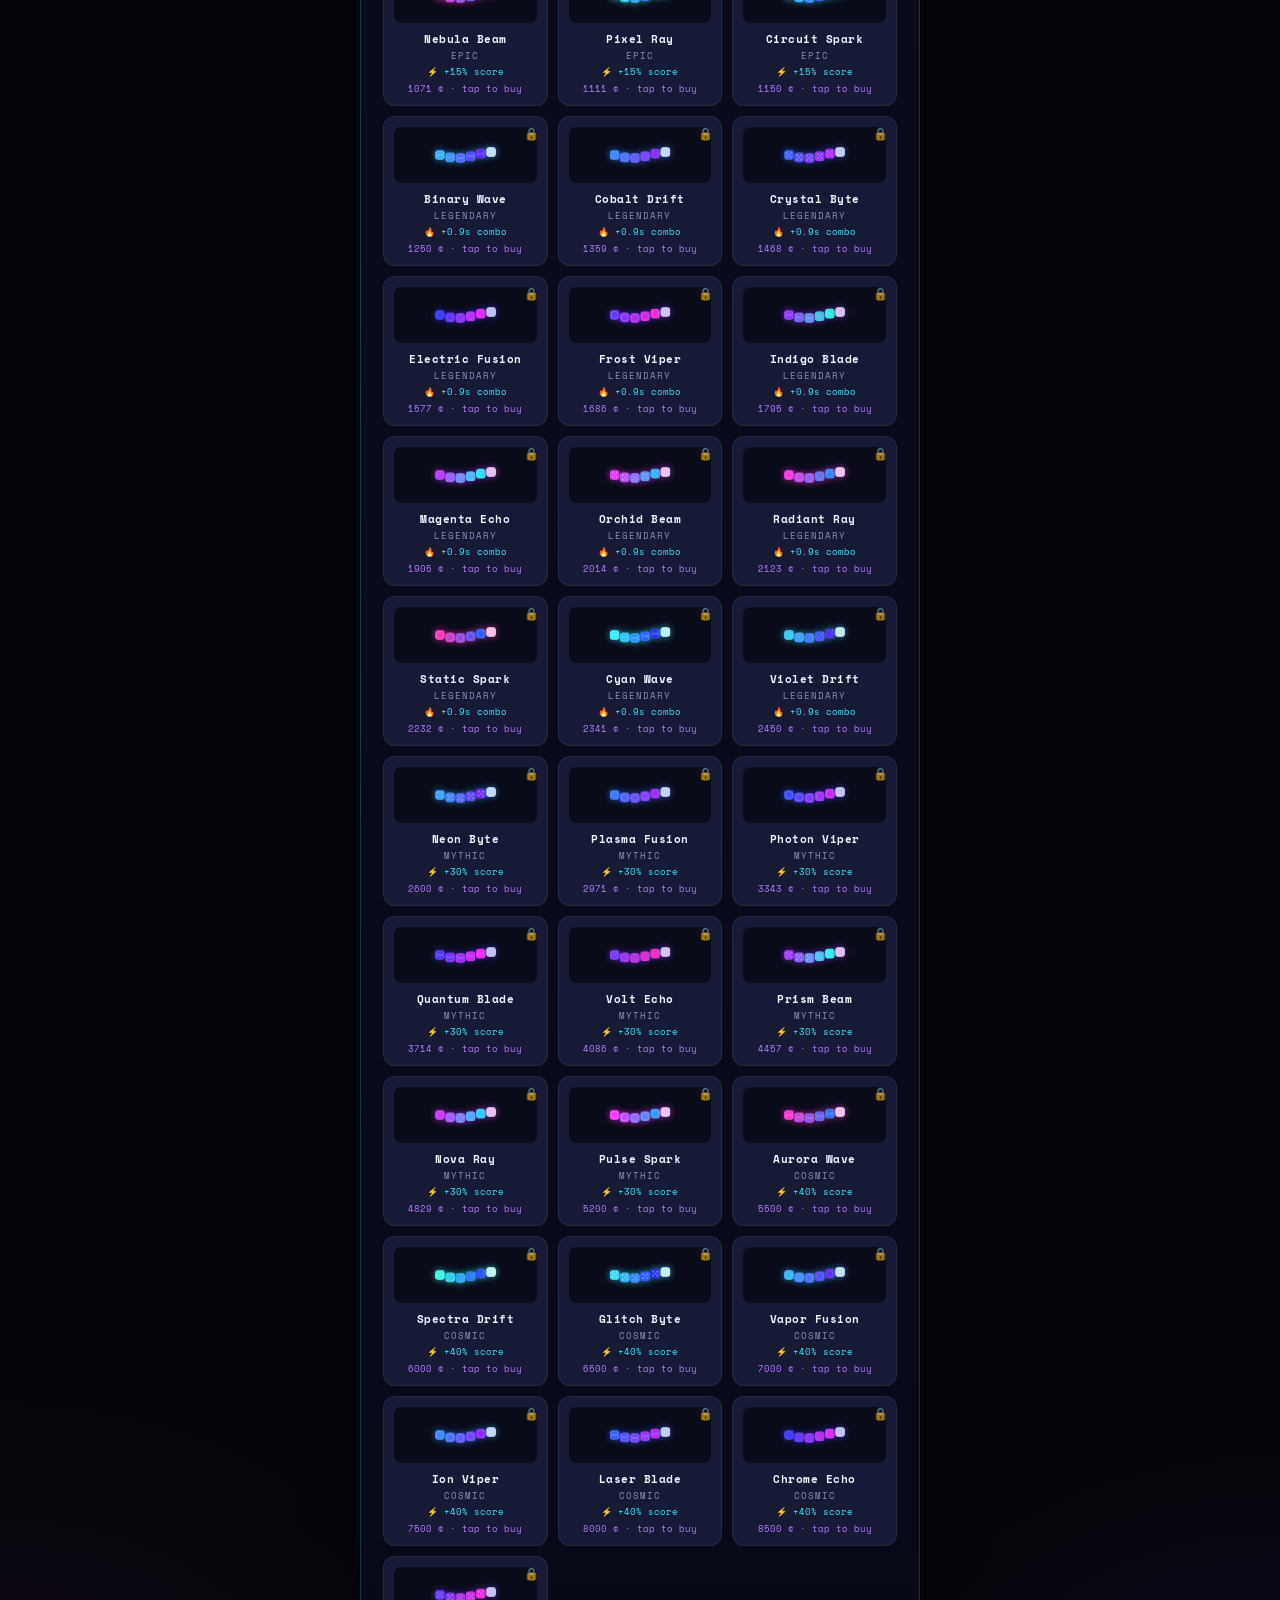
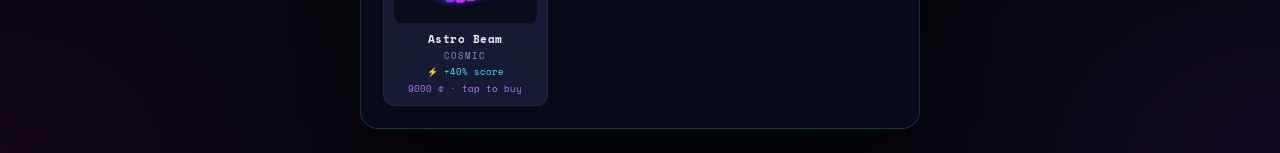
<file: shop.html>
<!DOCTYPE html>
<html lang="en">
<head>
<meta charset="UTF-8" />
<meta name="viewport" content="width=device-width, initial-scale=1, viewport-fit=cover" />
<title>Shop — HORIZON SNAKE</title>
<link rel="preconnect" href="https://fonts.googleapis.com">
<link rel="preconnect" href="https://fonts.gstatic.com" crossorigin>
<link href="https://fonts.googleapis.com/css2?family=Press+Start+2P&family=Space+Mono:wght@400;700&display=swap" rel="stylesheet">
<link rel="stylesheet" href="assets/style.css">
</head>
<body>
<div id="app">
  <div class="panel">
    <div class="back-row">
      <a href="index.html"><button class="icon-btn">←</button></a>
      <h2>SHOP</h2>
      <div style="width:38px"></div>
    </div>
    <div class="stat coin" style="margin-bottom:14px;"><div class="label">Balance</div><div class="value" id="shop-coins">0 ¢</div></div>

    <div class="tabs" id="shop-tabs">
      <button data-tab="skins" class="active">🎨 Skins</button>
      <button data-tab="backgrounds">🖼️ BGs</button>
      <button data-tab="trails">💫 Trails</button>
      <button data-tab="foods">🍎 Food</button>
      <button data-tab="powers">⚡ Powers</button>
    </div>

    <div id="tab-skins">
      <div class="skin-grid" id="skin-grid"></div>
    </div>

    <div id="tab-backgrounds" style="display:none;">
      <p class="upload-hint">Own any background for 4000 ¢ and upload your own image — resized &amp; compressed, saved in this browser only.</p>
      <input type="file" accept="image/*" id="bg-upload-input" class="bg-upload-input" />
      <div class="skin-grid" id="bg-grid"></div>
    </div>

    <div id="tab-trails" style="display:none;">
      <p class="upload-hint">Trails leave a particle streak behind your snake. Every trail has a power bonus.</p>
      <div class="skin-grid" id="trail-grid"></div>
    </div>

    <div id="tab-foods" style="display:none;">
      <p class="upload-hint">Food sets base points per bite. Default is Apple (1 pt). Higher foods score more and often add power.</p>
      <div class="skin-grid" id="food-grid"></div>
    </div>

    <div id="tab-powers" style="display:none;">
      <p class="upload-hint">The Power Shop — buy and equip powers with coins. Each power has 10 levels; tap a power to open its shop and choose a level.</p>
      <div class="skin-grid" id="power-grid"></div>
    </div>
  </div>
</div>

<script src="assets/common.js"></script>
<script>
  function shake(el) {
    el.animate([{ transform: "translateX(0)" }, { transform: "translateX(-6px)" }, { transform: "translateX(6px)" }, { transform: "translateX(0)" }], { duration: 250 });
  }
  function powerLabel(power) {
    if (!power) return "";
    if (power.type === "score") return "⚡ +" + Math.round(power.value * 100) + "% score";
    if (power.type === "coin") return "🪙 +" + Math.round(power.value * 100) + "% coins";
    if (power.type === "combo") return "🔥 +" + (power.value / 1000).toFixed(1) + "s combo";
    return "";
  }
  function refreshCoins() { document.getElementById("shop-coins").textContent = fmtCoins(save.coins); }

  /* ---------------- SKINS ---------------- */
  function buildSkinGrid() {
    const grid = document.getElementById("skin-grid");
    grid.innerHTML = "";
    SKINS.forEach(skin => {
      const owned = save.ownedSkins.includes(skin.id);
      const selected = save.selectedSkin === skin.id;
      const card = document.createElement("div");
      card.className = "skin-card" + (selected ? " selected" : "");
      card.innerHTML = `
        <canvas class="preview-canvas"></canvas>
        <div class="skin-name">${skin.name}</div>
        <div class="skin-tier">${skin.tier}</div>
        ${skin.power ? `<div class="skin-power">${powerLabel(skin.power)}</div>` : ``}
        ${owned ? `<div class="skin-owned">${selected ? "EQUIPPED" : "OWNED · tap to equip"}</div>` : `<div class="skin-price">${skin.price} ¢ · tap to buy</div>`}
        ${!owned ? `<div class="skin-lock">🔒</div>` : ``}
      `;
      card.addEventListener("click", () => {
        ensureAudio(); sfx.select();
        if (owned) {
          save.selectedSkin = skin.id;
          persist(); buildSkinGrid();
        } else if (save.coins >= skin.price) {
          save.coins -= skin.price;
          save.ownedSkins.push(skin.id);
          save.selectedSkin = skin.id;
          persist(); buildSkinGrid(); refreshCoins();
        } else { shake(card); }
      });
      grid.appendChild(card);
      drawSkinPreview(card.querySelector("canvas"), skin);
    });
  }

  /* ---------------- BACKGROUNDS (fixed preview) ---------------- */
  function buildBgGrid() {
    const grid = document.getElementById("bg-grid");
    grid.innerHTML = "";
    BACKGROUNDS.forEach(bg => {
      const owned = bg.type === "upload" ? !!save.customBackgroundImage : save.ownedBackgrounds.includes(bg.id);
      const selected = save.selectedBackground === bg.id;
      const card = document.createElement("div");
      card.className = "bg-card" + (selected ? " selected" : "");
      let swatchStyle = "";
      if (bg.type === "upload" && save.customBackgroundImage) {
        swatchStyle = `background-image:url('${save.customBackgroundImage}');background-size:cover;background-position:center;`;
      }
      card.innerHTML = `
        ${swatchStyle ? `<div class="bg-swatch preview-swatch" style="${swatchStyle}"></div>` : `<canvas class="bg-swatch preview-swatch bg-canvas"></canvas>`}
        <div class="skin-name">${bg.name}</div>
        ${bg.power ? `<div class="skin-power">${powerLabel(bg.power)}</div>` : ``}
        ${owned ? `<div class="skin-owned">${selected ? "EQUIPPED" : "OWNED · tap to equip"}</div>` : `<div class="skin-price">${bg.price} ¢ · tap to buy</div>`}
        ${!owned ? `<div class="skin-lock">🔒</div>` : ``}
      `;
      card.addEventListener("click", () => {
        ensureAudio(); sfx.select();
        if (bg.type === "upload") {
          if (!owned) {
            if (save.coins < bg.price) { shake(card); return; }
            document.getElementById("bg-upload-input").click();
            return;
          }
          save.selectedBackground = "custom";
          persist(); buildBgGrid();
          return;
        }
        if (owned) {
          save.selectedBackground = bg.id;
          persist(); buildBgGrid();
        } else if (save.coins >= bg.price) {
          save.coins -= bg.price;
          save.ownedBackgrounds.push(bg.id);
          save.selectedBackground = bg.id;
          persist(); buildBgGrid(); refreshCoins();
        } else { shake(card); }
      });
      grid.appendChild(card);
      const bgCanvas = card.querySelector(".bg-canvas");
      if (bgCanvas) {
        const bctx = bgCanvas.getContext("2d");
        const bw = bgCanvas.width = bgCanvas.clientWidth * 2 || 200, bh = bgCanvas.height = bgCanvas.clientHeight * 2 || 100;
        if (bg.type === "upload") {
          const g = bctx.createLinearGradient(0, 0, bw, bh);
          g.addColorStop(0, "#35e7ff"); g.addColorStop(1, "#8b2ff2");
          bctx.fillStyle = g; bctx.fillRect(0, 0, bw, bh);
        } else {
          const g = bctx.createLinearGradient(0, 0, 0, bh);
          g.addColorStop(0, bg.stops[0]); g.addColorStop(0.5, bg.stops[1]); g.addColorStop(1, bg.stops[2]);
          bctx.fillStyle = g; bctx.fillRect(0, 0, bw, bh);
          if (bg.pattern) paintBackgroundMotif(bctx, bw, bh, bg);
        }
      }
    });
  }
  document.getElementById("bg-upload-input").addEventListener("change", (e) => {
    const file = e.target.files && e.target.files[0];
    if (!file) return;
    readImageFileAsBackground(file, 640, (err, dataUrl) => {
      if (err) { alert("Couldn't load that image."); return; }
      save.coins -= 4000;
      save.customBackgroundImage = dataUrl;
      save.selectedBackground = "custom";
      persist();
      refreshCoins();
      buildBgGrid();
    });
    e.target.value = "";
  });

  /* ---------------- TRAILS (animated preview) ---------------- */
  function drawTrailPreview(canvas, trail) {
    const ctx = canvas.getContext("2d");
    const w = canvas.width = canvas.clientWidth * 2 || 160;
    const h = canvas.height = canvas.clientHeight * 2 || 80;
    let t = 0;
    function frame() {
      if (!canvas.isConnected) return;
      t += 0.08;
      ctx.clearRect(0, 0, w, h);
      ctx.fillStyle = "#0a0c1a";
      ctx.fillRect(0, 0, w, h);
      if (!trail.color) {
        ctx.fillStyle = "#3a4060";
        ctx.font = "12px monospace";
        ctx.textAlign = "center";
        ctx.fillText("none", w / 2, h / 2 + 4);
        return;
      }
      const n = 12;
      for (let i = 0; i < n; i++) {
        const x = (w * 0.15) + (i / (n - 1)) * w * 0.7;
        const y = h / 2 + Math.sin(t + i * 0.45) * 10;
        const alpha = 0.25 + (i / n) * 0.75;
        let color = trail.color;
        if (color === "rainbow") color = `hsl(${(t * 40 + i * 28) % 360} 90% 65%)`;
        ctx.beginPath();
        ctx.globalAlpha = alpha;
        ctx.fillStyle = color;
        ctx.shadowColor = color;
        ctx.shadowBlur = 8;
        ctx.arc(x, y, 3 + (i / n) * 2, 0, Math.PI * 2);
        ctx.fill();
      }
      ctx.globalAlpha = 1;
      requestAnimationFrame(frame);
    }
    frame();
  }

  function buildTrailGrid() {
    const grid = document.getElementById("trail-grid");
    grid.innerHTML = "";
    TRAILS.forEach(trail => {
      const owned = save.ownedTrails.includes(trail.id);
      const selected = save.selectedTrail === trail.id;
      const card = document.createElement("div");
      card.className = "skin-card" + (selected ? " selected" : "");
      card.innerHTML = `
        <canvas class="preview-canvas trail-preview"></canvas>
        <div class="skin-name">${trail.name}</div>
        ${trail.power ? `<div class="skin-power">${powerLabel(trail.power)}</div>` : ``}
        ${owned ? `<div class="skin-owned">${selected ? "EQUIPPED" : "OWNED · tap to equip"}</div>` : `<div class="skin-price">${trail.price} ¢ · tap to buy</div>`}
        ${!owned ? `<div class="skin-lock">🔒</div>` : ``}
      `;
      card.addEventListener("click", () => {
        ensureAudio(); sfx.select();
        if (owned) {
          save.selectedTrail = trail.id;
          persist(); buildTrailGrid();
        } else if (save.coins >= trail.price) {
          save.coins -= trail.price;
          save.ownedTrails.push(trail.id);
          save.selectedTrail = trail.id;
          persist(); buildTrailGrid(); refreshCoins();
        } else { shake(card); }
      });
      grid.appendChild(card);
      drawTrailPreview(card.querySelector("canvas"), trail);
    });
  }

  /* ---------------- FOODS ---------------- */
  function buildFoodGrid() {
    const grid = document.getElementById("food-grid");
    grid.innerHTML = "";
    FOODS.forEach(food => {
      const owned = save.ownedFoods.includes(food.id);
      const selected = save.selectedFood === food.id;
      const card = document.createElement("div");
      card.className = "skin-card" + (selected ? " selected" : "");
      card.innerHTML = `
        <div class="food-preview" style="background:radial-gradient(circle at 40% 35%, ${food.color}aa, ${food.color}22);">
          <span class="food-emoji">${food.emoji}</span>
        </div>
        <div class="skin-name">${food.name}</div>
        <div class="skin-tier">+${food.pts} pts / bite</div>
        ${food.power ? `<div class="skin-power">${powerLabel(food.power)}</div>` : ``}
        ${owned ? `<div class="skin-owned">${selected ? "EQUIPPED" : "OWNED · tap to equip"}</div>` : `<div class="skin-price">${food.price} ¢ · tap to buy</div>`}
        ${!owned ? `<div class="skin-lock">🔒</div>` : ``}
      `;
      card.addEventListener("click", () => {
        ensureAudio(); sfx.select();
        if (owned) {
          save.selectedFood = food.id;
          persist(); buildFoodGrid();
        } else if (save.coins >= food.price) {
          save.coins -= food.price;
          save.ownedFoods.push(food.id);
          save.selectedFood = food.id;
          persist(); buildFoodGrid(); refreshCoins();
        } else { shake(card); }
      });
      grid.appendChild(card);
    });
  }

  /* ---------------- POWERS (hub — links out to a per-power shop page) ---------------- */
  function buildPowerGrid() {
    const grid = document.getElementById("power-grid");
    grid.innerHTML = "";
    POWER_CATEGORIES.forEach(cat => {
      const st = getPowerState(cat.id);
      const card = document.createElement("a");
      card.href = "power.html?cat=" + encodeURIComponent(cat.id);
      card.className = "skin-card";
      card.style.display = "block";
      card.style.textDecoration = "none";
      card.style.color = "inherit";
      card.innerHTML = `
        <div class="food-preview" style="background:radial-gradient(circle at 40% 35%, rgba(53,231,255,0.35), rgba(139,92,246,0.12)); font-size:26px; height:56px; display:flex; align-items:center; justify-content:center;">${cat.icon}</div>
        <div class="skin-name">${cat.name}</div>
        <div class="skin-tier">${st.equipped ? "Level " + st.equipped + " equipped" : (st.owned.length ? st.owned.length + " level(s) owned" : "Locked")}</div>
        <div class="skin-price">${st.owned.length ? "tap to manage" : powerLevelPrice(cat, 1) + " ¢ · tap to view"}</div>
      `;
      grid.appendChild(card);
    });
  }

  document.querySelectorAll("#shop-tabs button").forEach(btn => {
    btn.addEventListener("click", () => {
      ensureAudio(); sfx.select();
      document.querySelectorAll("#shop-tabs button").forEach(b => b.classList.toggle("active", b === btn));
      ["skins", "backgrounds", "trails", "foods", "powers"].forEach(t => {
        document.getElementById("tab-" + t).style.display = (t === btn.dataset.tab) ? "" : "none";
      });
    });
  });

  refreshCoins();
  buildSkinGrid();
  buildBgGrid();
  buildTrailGrid();
  buildFoodGrid();
  buildPowerGrid();
</script>
</body>
</html>
</file>
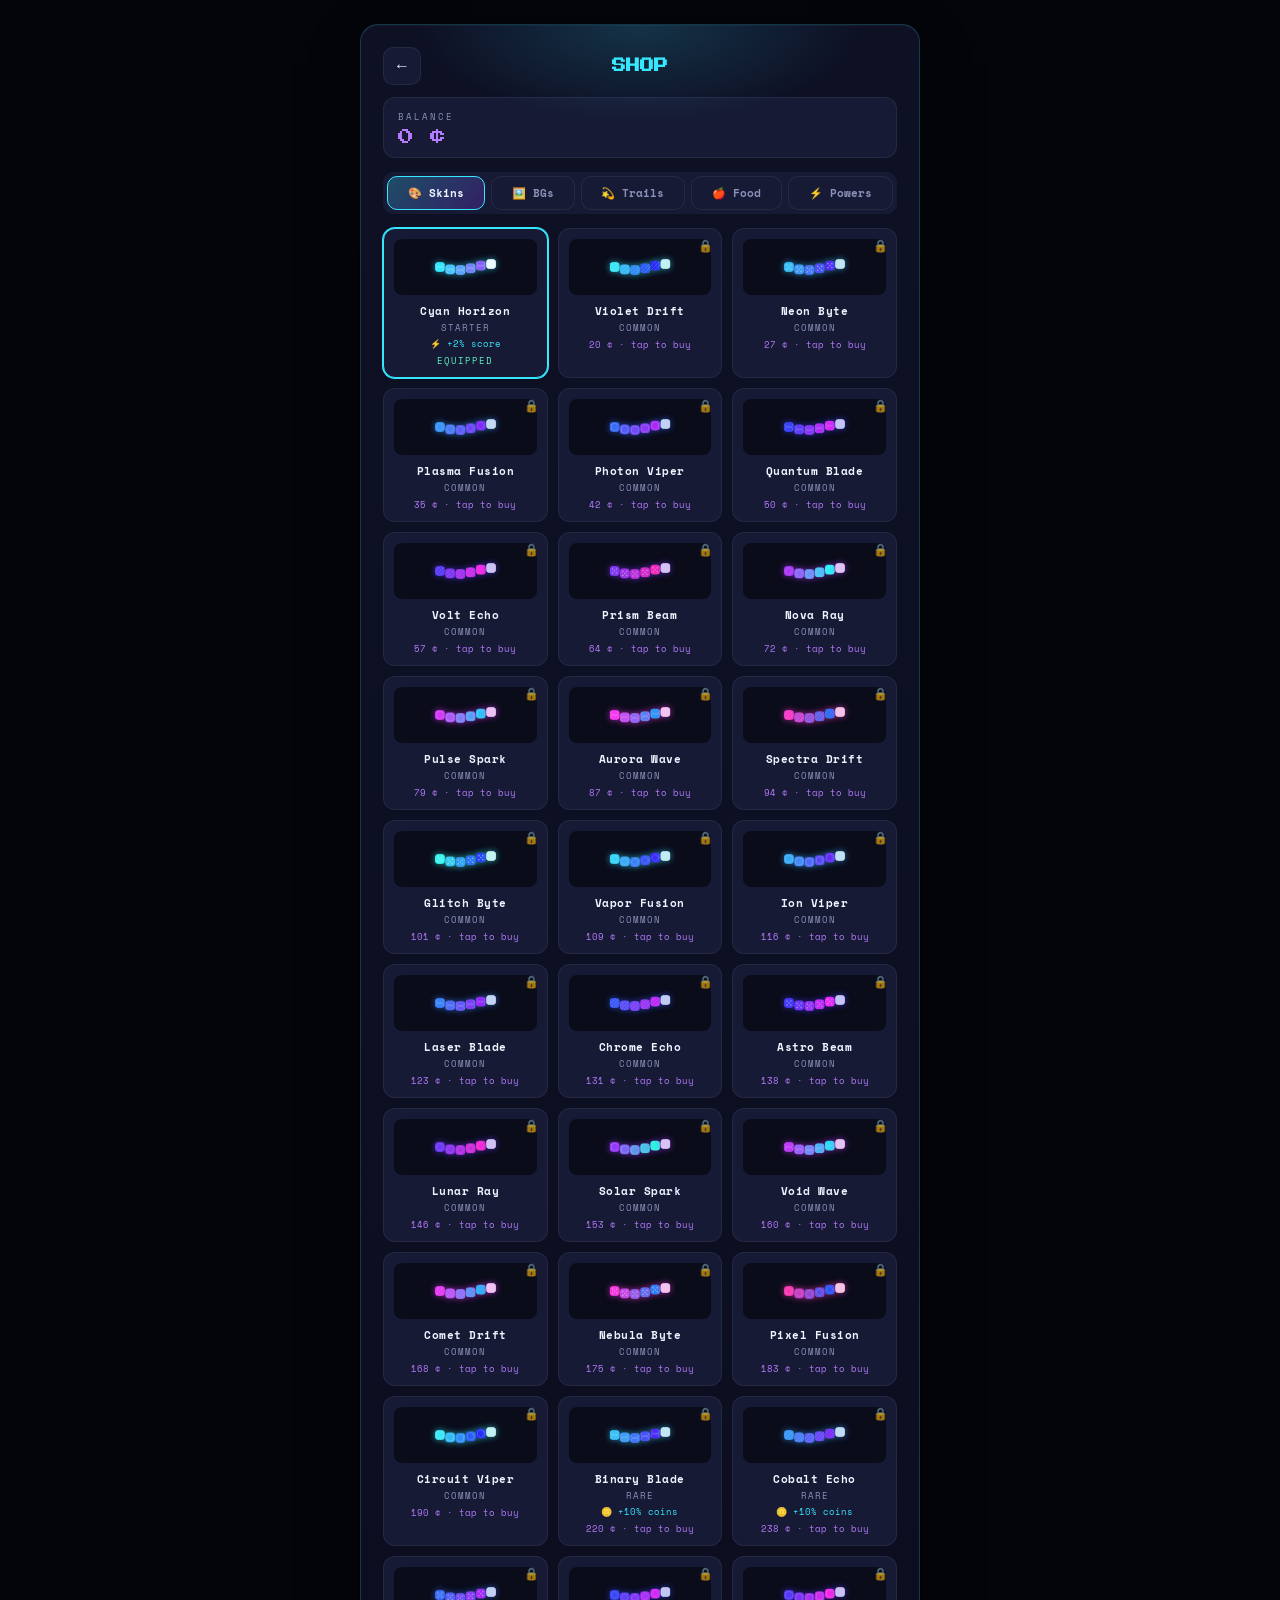
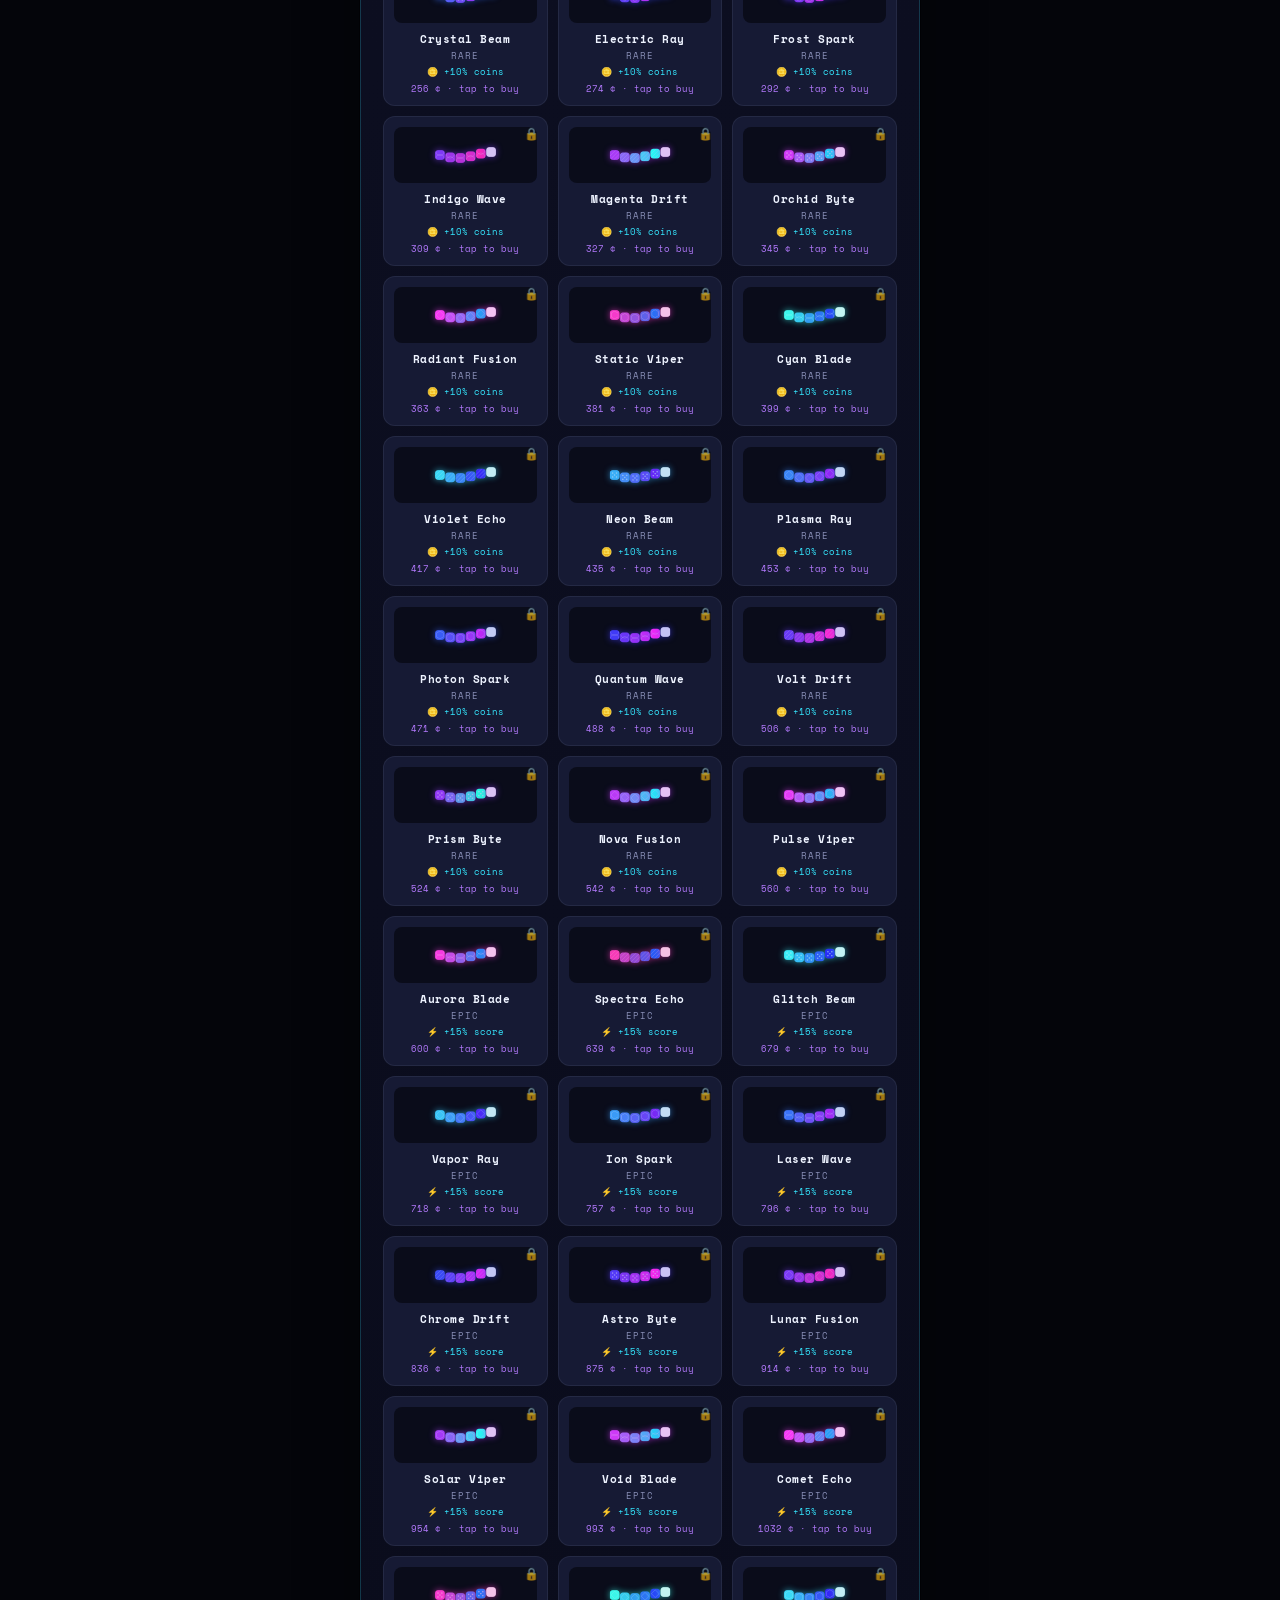
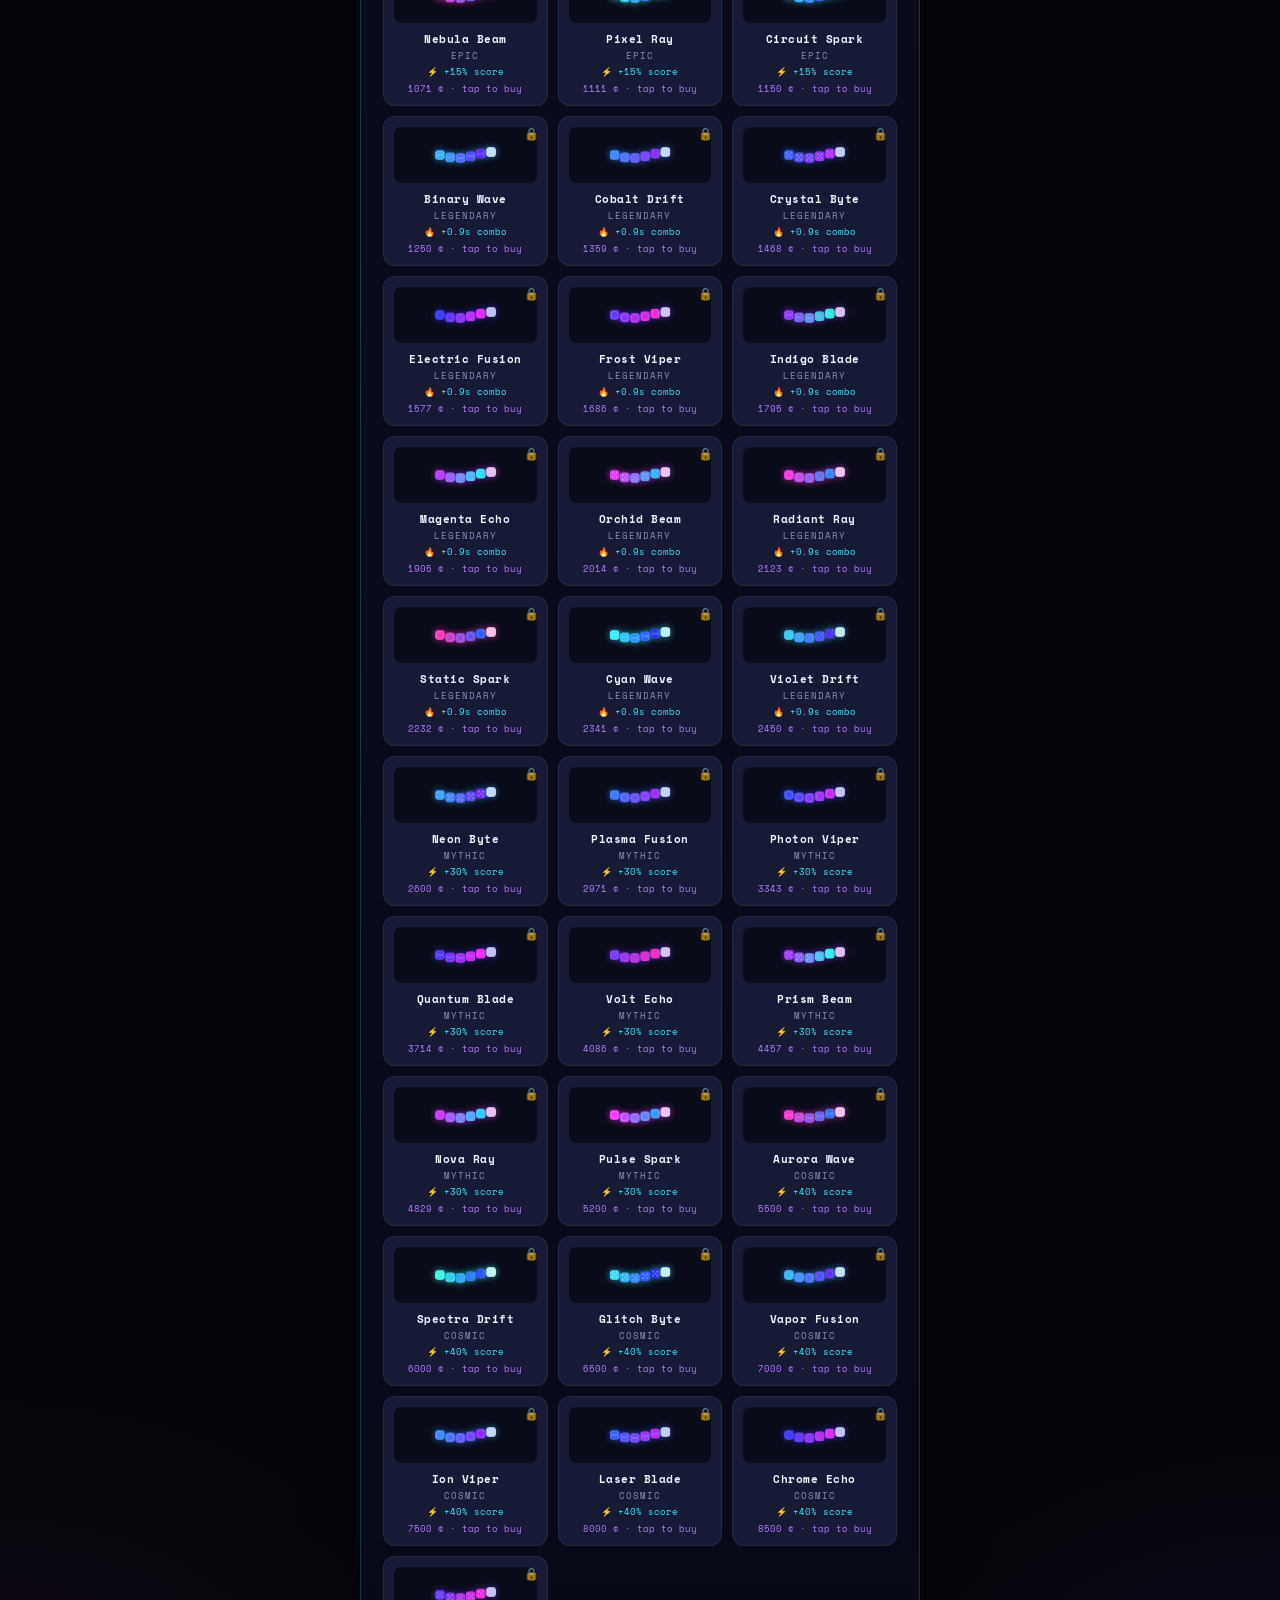
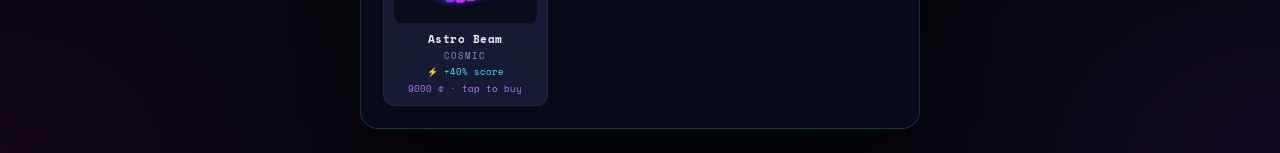
<file: skins.html>
<!DOCTYPE html><html><head><meta charset="UTF-8"><title>Redirecting…</title>
<meta http-equiv="refresh" content="0; url=shop.html"></head>
<body><script>location.replace("shop.html");</script></body></html>
</file>
<file: assets/style.css>
:root{
  --bg:#04050a;
  --bg2:#080a18;
  --surface:#0e1024;
  --surface2:#161a34;
  --line: rgba(53,231,255,0.20);
  --line-soft: rgba(200,210,255,0.08);
  --text:#eef3ff;
  --muted:#8a90b8;
  --gold:#35e7ff;        /* primary accent = cyan */
  --gold-dark:#8b2ff2;   /* secondary accent = purple */
  --red:#ff5d6c;
  --sun:#b57bff;         /* violet accent (was amber) */
  --blue:#35e7ff;
  --purple:#8b5cf6;
  --silver:#cfd9ec;
  --diamond:#bdf4ff;
  --shield:#5df2c7;
  --magenta:#ff2fd6;
}
*{box-sizing:border-box;}
html,body{margin:0;padding:0;}
body{
  background:
    radial-gradient(ellipse 900px 500px at 50% -10%, rgba(53,231,255,0.10), transparent 60%),
    radial-gradient(ellipse 700px 500px at 100% 100%, rgba(139,47,242,0.10), transparent 60%),
    radial-gradient(ellipse 800px 600px at 0% 100%, rgba(255,47,214,0.05), transparent 60%),
    var(--bg);
  color:var(--text);
  font-family:'Space Mono', monospace;
  min-height:100vh;
  display:flex;
  align-items:center;
  justify-content:center;
  padding:24px 14px;
  overflow-x:hidden;
}
a{ text-decoration:none; color:inherit; }
.display{font-family:'Press Start 2P', monospace;}
#app{ width:100%; max-width:560px; position:relative; }

.panel{
  background:linear-gradient(180deg, var(--surface), var(--bg2));
  border:1px solid var(--line);
  border-radius:18px;
  box-shadow: 0 0 0 1px rgba(0,0,0,0.4), 0 20px 60px -20px rgba(0,0,0,0.8), inset 0 1px 0 rgba(255,255,255,0.04);
  padding:22px;
  animation: fadeUp .35s ease;
  position:relative;
  overflow:hidden;
}
.panel::before{
  content:"";
  position:absolute; left:0; right:0; top:0; height:140px;
  background:radial-gradient(ellipse 320px 140px at 50% 0%, rgba(53,231,255,0.16), transparent 70%);
  pointer-events:none;
}
@keyframes fadeUp{ from{opacity:0; transform:translateY(8px);} to{opacity:1; transform:translateY(0);} }

.brand{ text-align:center; margin-bottom:18px; position:relative; }
.brand h1{
  font-size:24px; letter-spacing:2px; margin:0 0 6px;
  background:linear-gradient(90deg, var(--gold), var(--purple), var(--magenta));
  -webkit-background-clip:text; background-clip:text; color:transparent;
  filter:drop-shadow(0 0 18px rgba(53,231,255,0.45));
}
.brand p{ margin:0; color:var(--muted); font-size:11px; letter-spacing:3px; text-transform:uppercase; }
.brand .sig{ display:flex; justify-content:center; gap:6px; margin-top:14px; }
.sig-seg{
  width:16px;height:16px;border-radius:5px;
  background:linear-gradient(135deg, var(--gold), var(--gold-dark));
  box-shadow:0 0 10px rgba(53,231,255,0.6);
  animation: slither 1.8s ease-in-out infinite;
}
.sig-seg:nth-child(2){animation-delay:.1s; opacity:.88;}
.sig-seg:nth-child(3){animation-delay:.2s; opacity:.74; background:linear-gradient(135deg, var(--magenta), var(--gold));}
.sig-seg:nth-child(4){animation-delay:.3s; opacity:.6; background:linear-gradient(135deg, var(--purple), var(--magenta));}
.sig-seg:nth-child(5){animation-delay:.4s; opacity:.46; background:linear-gradient(135deg, var(--blue), var(--purple));}
@keyframes slither{ 0%,100%{ transform:translateY(0); } 50%{ transform:translateY(-6px); } }

.stats-row{ display:grid; grid-template-columns:1fr 1fr; gap:10px; margin:18px 0; }
.stat{ background:var(--surface2); border:1px solid var(--line-soft); border-radius:12px; padding:12px 14px; }
.stat .label{ font-size:9px; letter-spacing:2px; color:var(--muted); text-transform:uppercase; }
.stat .value{ font-family:'Press Start 2P'; font-size:16px; margin-top:6px; }
.stat.coin .value{ color:var(--sun); }
.stat.high .value{ color:var(--gold); }

.btn{
  display:flex; align-items:center; justify-content:center; gap:10px;
  width:100%; padding:15px 16px; margin-bottom:10px; border-radius:12px;
  border:1px solid var(--line-soft); background:var(--surface2); color:var(--text);
  font-family:'Space Mono', monospace; font-weight:700; font-size:14px; letter-spacing:1px;
  cursor:pointer; transition: transform .12s ease, border-color .12s ease, box-shadow .12s ease;
  -webkit-tap-highlight-color: transparent;
}
.btn:hover{ transform:translateY(-1px); border-color:rgba(53,231,255,0.4); }
.btn:active{ transform:translateY(0px) scale(.98); }
.btn:focus-visible{ outline:2px solid var(--gold); outline-offset:2px; }
.btn.primary{
  background:linear-gradient(135deg, var(--gold), var(--gold-dark)); color:#04121a; border:none;
  box-shadow:0 8px 24px -10px rgba(53,231,255,0.65); font-family:'Press Start 2P'; font-size:13px;
}
.btn.ghost{ background:transparent; }
.btn.danger{ color:var(--red); }
.row-btns{ display:flex; gap:10px; }
.row-btns .btn{ margin-bottom:0; }

.back-row{ display:flex; align-items:center; justify-content:space-between; margin-bottom:16px; }
.back-row h2{ font-family:'Press Start 2P'; font-size:14px; margin:0; color:var(--gold); }
.icon-btn{
  width:38px;height:38px; border-radius:10px; background:var(--surface2); border:1px solid var(--line-soft);
  color:var(--text); cursor:pointer; font-size:16px; display:flex; align-items:center; justify-content:center;
}

/* ---- tabs (shop / settings sections) ---- */
.tabs{ display:flex; gap:6px; background:var(--surface2); border-radius:10px; padding:4px; margin-bottom:14px; overflow-x:auto; }
.tabs button{
  flex:1; white-space:nowrap; border:none; background:transparent; color:var(--muted);
  font-family:'Space Mono'; font-size:11px; font-weight:700; padding:9px 10px; border-radius:8px; cursor:pointer;
}
.tabs button.active{ background:linear-gradient(135deg, var(--gold), var(--gold-dark)); color:#04121a; }
.section-title{ font-size:11px; letter-spacing:2px; text-transform:uppercase; color:var(--muted); margin:16px 0 8px; }
.section-title:first-child{ margin-top:0; }

.setting{ display:flex; align-items:center; justify-content:space-between; padding:14px 4px; border-bottom:1px solid var(--line-soft); gap:10px; }
.setting:last-child{ border-bottom:none; }
.setting .s-label{ font-size:12.5px; }
.setting .s-sub{ font-size:10px; color:var(--muted); margin-top:3px; }
.segmented{ display:flex; background:var(--surface2); border-radius:9px; padding:3px; gap:3px; flex-wrap:wrap; }
.segmented button{
  border:none; background:transparent; color:var(--muted); font-family:'Space Mono';
  font-size:11px; padding:7px 10px; border-radius:7px; cursor:pointer; font-weight:700;
}
.segmented button.active{ background:var(--gold); color:#04121a; }
.toggle{ width:46px; height:26px; border-radius:20px; background:var(--surface2); border:1px solid var(--line-soft); position:relative; cursor:pointer; flex-shrink:0; }
.toggle .knob{ position:absolute; top:2px; left:2px; width:20px; height:20px; border-radius:50%; background:var(--muted); transition:all .18s ease; }
.toggle.on{ background:rgba(53,231,255,0.22); border-color:var(--gold); }
.toggle.on .knob{ left:22px; background:var(--gold); box-shadow:0 0 8px rgba(53,231,255,0.8); }
.slider{ -webkit-appearance:none; width:120px; height:6px; border-radius:6px; background:var(--surface2); outline:none; }
.slider::-webkit-slider-thumb{ -webkit-appearance:none; width:16px; height:16px; border-radius:50%; background:var(--gold); box-shadow:0 0 8px rgba(53,231,255,0.8); cursor:pointer; }
.slider::-moz-range-thumb{ width:16px; height:16px; border-radius:50%; background:var(--gold); border:none; cursor:pointer; }

.map-grid{ display:grid; grid-template-columns:repeat(3,1fr); gap:8px; }
.map-card{ background:var(--surface2); border:1px solid var(--line-soft); border-radius:10px; padding:8px 6px; text-align:center; cursor:pointer; font-size:9.5px; }
.map-card canvas{ width:100%; height:44px; display:block; margin-bottom:5px; border-radius:5px; }
.map-card.selected{ border-color:var(--gold); box-shadow:0 0 0 1px var(--gold); }

.skin-grid{ display:grid; grid-template-columns:1fr 1fr; gap:12px; }
.skin-card{ background:var(--surface2); border:1px solid var(--line-soft); border-radius:14px; padding:12px; text-align:center; cursor:pointer; position:relative; }
.skin-card.selected{ border-color:var(--gold); box-shadow:0 0 0 1px var(--gold), 0 0 20px -6px rgba(53,231,255,0.6); }
.skin-card canvas{ width:100%; height:56px; display:block; margin-bottom:8px; }
.skin-name{ font-size:11px; letter-spacing:.5px; }
.skin-tier{ font-size:8.5px; color:var(--purple); letter-spacing:1px; text-transform:uppercase; margin-top:2px; }
.skin-power{ font-size:8.5px; color:var(--shield); margin-top:3px; }
.skin-price{ font-size:10px; color:var(--sun); margin-top:5px; }
.skin-owned{ font-size:9px; color:var(--gold); margin-top:5px; letter-spacing:1px; }
.skin-lock{ position:absolute; top:8px; right:8px; font-size:12px; opacity:.6; }

.bg-card{ background:var(--surface2); border:1px solid var(--line-soft); border-radius:14px; padding:10px; text-align:center; cursor:pointer; position:relative; }
.bg-card.selected{ border-color:var(--gold); box-shadow:0 0 0 1px var(--gold); }
.bg-swatch{ width:100%; height:52px; border-radius:8px; margin-bottom:7px; background-size:cover; background-position:center; }
.bg-upload-input{ display:none; }

.upload-hint{ font-size:9.5px; color:var(--muted); text-align:center; margin:8px 0 14px; line-height:1.5; }

.skin-card.locked, .bg-card.locked{ opacity:.92; }

.ach-list{ display:flex; flex-direction:column; gap:8px; }
.ach-row{ display:flex; align-items:center; gap:12px; background:var(--surface2); border:1px solid var(--line-soft); border-radius:12px; padding:10px 12px; }
.ach-row.unlocked{ border-color:rgba(53,231,255,0.35); }
.ach-icon{ font-size:20px; width:34px; text-align:center; opacity:.35; filter:grayscale(1); }
.ach-row.unlocked .ach-icon{ opacity:1; filter:none; }
.ach-info{ flex:1; min-width:0; }
.ach-name{ font-size:12px; font-weight:700; }
.ach-desc{ font-size:9.5px; color:var(--muted); margin-top:2px; }
.ach-reward{ font-size:9.5px; color:var(--sun); margin-top:2px; }
.ach-claim{ flex-shrink:0; border:none; border-radius:8px; padding:8px 10px; font-size:9.5px; font-weight:700; cursor:pointer; font-family:'Space Mono'; }
.ach-claim.can{ background:linear-gradient(135deg, var(--gold), var(--gold-dark)); color:#04121a; }
.ach-claim.done{ background:var(--surface2); color:var(--muted); border:1px solid var(--line-soft); }
.ach-claim.locked{ background:transparent; color:var(--muted); }

.feature-list{ font-size:11.5px; line-height:1.7; }
.feature-list h3{ font-family:'Press Start 2P'; font-size:11px; color:var(--gold); margin:16px 0 8px; }
.feature-list h3:first-child{ margin-top:0; }
.feature-list ul{ margin:0 0 4px; padding-left:18px; color:var(--muted); }
.feature-list li b{ color:var(--text); }

.hud{ display:flex; justify-content:space-between; align-items:flex-start; margin-bottom:10px; gap:10px; flex-wrap:wrap; }
.hud .score-box{ font-family:'Press Start 2P'; font-size:15px; color:var(--text); }
.hud .score-box small{ display:block; font-family:'Space Mono'; font-size:9px; color:var(--muted); letter-spacing:2px; margin-top:2px; }
.hud .level-box{ font-family:'Press Start 2P'; font-size:11px; color:var(--gold); text-align:right; }
.hud .level-box small{ display:block; font-family:'Space Mono'; font-size:9px; color:var(--muted); letter-spacing:2px; margin-top:2px; }
.bonus-banner{
  display:none; align-items:center; gap:8px; background:rgba(53,231,255,0.12);
  border:1px solid rgba(53,231,255,0.4); color:var(--gold); padding:6px 10px; border-radius:20px;
  font-size:11px; font-weight:700; white-space:nowrap;
}
.bonus-banner.show{ display:flex; }
.power-chip{
  display:none; align-items:center; gap:8px; justify-content:center;
  font-family:'Space Mono'; font-size:10px; letter-spacing:1px;
  color:var(--gold); background:rgba(255,209,102,0.10);
  border:1px solid rgba(255,209,102,0.35); border-radius:20px;
  padding:5px 12px; margin-bottom:8px; width:fit-content; margin-left:auto; margin-right:auto;
}
.bonus-dot{ width:8px;height:8px;border-radius:50%; background:currentColor; box-shadow:0 0 8px currentColor; animation:pulse .6s ease-in-out infinite; }
@keyframes pulse{ 0%,100%{opacity:1;} 50%{opacity:.35;} }

#stage-wrap{ position:relative; border-radius:14px; overflow:hidden; border:1px solid var(--line); background:#03060d; box-shadow: inset 0 0 60px rgba(0,0,0,0.5); }
#stage{ display:block; width:100%; height:auto; }
.fx-layer{ position:absolute; inset:0; pointer-events:none; }
.float-text{ position:absolute; font-family:'Press Start 2P'; font-size:11px; pointer-events:none; animation: floatUp 1s ease-out forwards; }
@keyframes floatUp{ from{ transform:translateY(0); opacity:1; } to{ transform:translateY(-34px); opacity:0; } }

.combo-badge{ position:absolute; top:10px; left:50%; transform:translateX(-50%) scale(0.8); font-family:'Press Start 2P'; font-size:12px; color:var(--magenta); text-shadow:0 0 12px rgba(255,47,214,0.8); opacity:0; transition:opacity .15s ease, transform .15s ease; pointer-events:none; white-space:nowrap; }
.combo-badge.show{ opacity:1; transform:translateX(-50%) scale(1); }

.toast-layer{ position:absolute; top:10px; left:0; right:0; display:flex; flex-direction:column; align-items:center; gap:6px; pointer-events:none; z-index:5; }
.toast{ background:rgba(8,8,20,0.88); border:1px solid var(--line); border-radius:10px; padding:8px 14px; font-size:11px; display:flex; align-items:center; gap:8px; backdrop-filter:blur(3px); animation: toastIn .25s ease, toastOut .4s ease 2.1s forwards; box-shadow:0 8px 20px -8px rgba(0,0,0,0.6); }
.toast b{ color:var(--gold); font-family:'Press Start 2P'; font-size:9px; }
@keyframes toastIn{ from{opacity:0; transform:translateY(-10px);} to{opacity:1; transform:translateY(0);} }
@keyframes toastOut{ to{opacity:0; transform:translateY(-6px);} }

.overlay{
  position:absolute; inset:0; background:rgba(4,5,12,0.88); backdrop-filter:blur(2px);
  display:none; align-items:center; justify-content:center; flex-direction:column; text-align:center; padding:20px; border-radius:14px;
}
.overlay.show{ display:flex; }
.overlay h3{ font-family:'Press Start 2P'; font-size:16px; margin:0 0 10px; color:var(--gold); }
.overlay p{ color:var(--muted); font-size:11px; margin:0 0 8px; }
.overlay .ach-unlocked{ font-size:10px; color:var(--shield); margin:0 0 12px; min-height:12px; }

.active-fx{ display:flex; gap:8px; margin-top:10px; flex-wrap:wrap; }
.fx-chip{ font-size:9px; padding:5px 9px; border-radius:20px; border:1px solid var(--line-soft); background:var(--surface2); letter-spacing:.5px; }

.dpad{ display:grid; grid-template-columns:56px 56px 56px; grid-template-rows:52px 52px 52px; gap:6px; justify-content:center; margin-top:16px; }
.dpad button{ background:var(--surface2); border:1px solid var(--line-soft); border-radius:12px; color:var(--text); font-size:18px; cursor:pointer; -webkit-tap-highlight-color:transparent; }
.dpad button:active{ background:rgba(53,231,255,0.2); border-color:var(--gold); }
.dpad .up{ grid-column:2; grid-row:1; }
.dpad .left{ grid-column:1; grid-row:2; }
.dpad .pause-mid{ grid-column:2; grid-row:2; }
.dpad .right{ grid-column:3; grid-row:2; }
.dpad .down{ grid-column:2; grid-row:3; }

.hint{ text-align:center; color:var(--muted); font-size:10px; margin-top:12px; letter-spacing:1px; }
.legend{ display:flex; flex-wrap:wrap; gap:10px; justify-content:center; margin-top:14px; font-size:9.5px; color:var(--muted); }
.legend span{ display:inline-flex; align-items:center; gap:5px; }
.legend i{ width:8px; height:8px; border-radius:50%; display:inline-block; }

.history-row{ display:flex; justify-content:space-between; font-size:11px; padding:8px 4px; border-bottom:1px solid var(--line-soft); color:var(--muted); }
.history-row span:first-child{ color:var(--text); }
.empty-hint{ text-align:center; color:var(--muted); font-size:10.5px; padding:14px 0; }

.ach-strip{ display:flex; align-items:center; justify-content:space-between; background:var(--surface2); border:1px solid var(--line-soft); border-radius:12px; padding:10px 14px; margin-top:10px; font-size:11px; cursor:pointer; }
.ach-strip .ach-count{ color:var(--gold); font-family:'Press Start 2P'; font-size:11px; }

.site-footer{ text-align:center; color:var(--muted); font-size:9.5px; letter-spacing:1px; margin-top:16px; }
.site-footer a{ color:var(--gold); }

::selection{ background:rgba(53,231,255,0.3); }
@media (prefers-reduced-motion: reduce){ .sig-seg, .bonus-dot, .float-text, .toast{ animation:none !important; } }

/* ---- Food / trail / bg previews & game fullscreen ---- */
.preview-canvas, .trail-preview {
  width: 100%;
  height: 48px;
  border-radius: 8px;
  display: block;
  background: #0a0c1a;
}
.preview-swatch, .bg-swatch {
  width: 100%;
  height: 56px;
  border-radius: 8px;
  margin-bottom: 6px;
}
.food-preview {
  width: 100%;
  height: 56px;
  border-radius: 8px;
  display: flex;
  align-items: center;
  justify-content: center;
  margin-bottom: 4px;
}
.food-emoji { font-size: 28px; filter: drop-shadow(0 0 8px rgba(255,255,255,0.3)); }

.tabs { display: flex; flex-wrap: wrap; gap: 6px; margin-bottom: 14px; }
.tabs button {
  flex: 1 1 auto; min-width: 64px; padding: 8px 6px; font-size: 11px;
  border-radius: 10px; border: 1px solid var(--line-soft); background: var(--surface2);
  color: var(--muted); cursor: pointer; font-family: 'Space Mono';
}
.tabs button.active {
  background: linear-gradient(135deg, rgba(53,231,255,0.25), rgba(139,47,242,0.25));
  color: var(--text); border-color: var(--gold);
}

.skin-grid {
  display: grid;
  grid-template-columns: repeat(auto-fill, minmax(130px, 1fr));
  gap: 10px;
}
.skin-card, .bg-card {
  background: var(--surface2);
  border: 1px solid var(--line-soft);
  border-radius: 12px;
  padding: 10px;
  cursor: pointer;
  position: relative;
  transition: border-color .15s, transform .12s;
}
.skin-card:hover, .bg-card:hover { border-color: rgba(53,231,255,0.35); transform: translateY(-1px); }
.skin-card.selected, .bg-card.selected { border-color: var(--gold); box-shadow: 0 0 0 1px var(--gold); }
.skin-name { font-size: 11px; font-weight: 700; margin-top: 6px; }
.skin-tier { font-size: 9px; color: var(--muted); margin-top: 2px; }
.skin-power { font-size: 9px; color: var(--gold); margin-top: 3px; }
.skin-owned { font-size: 9px; color: var(--shield); margin-top: 4px; }
.skin-price { font-size: 9px; color: var(--sun); margin-top: 4px; }
.skin-lock { position: absolute; top: 8px; right: 8px; font-size: 12px; opacity: 0.7; }

/* ---- Game page: true fullscreen lock, no pull-to-refresh, smooth touch ---- */
html.game-lock,
body.game-page {
  padding: 0 !important;
  margin: 0 !important;
  min-height: 100% !important;
  height: 100% !important;
  width: 100% !important;
  overflow: hidden !important;
  overscroll-behavior: none !important;
  overscroll-behavior-y: none !important;
  touch-action: none !important;
  position: fixed !important;
  inset: 0 !important;
  -webkit-overflow-scrolling: auto;
  -webkit-user-select: none;
  user-select: none;
  -webkit-touch-callout: none;
}
.game-page #app,
.game-app {
  max-width: 100%;
  width: 100%;
  height: 100%;
  max-height: 100dvh;
  display: flex;
  flex-direction: column;
  overflow: hidden;
  touch-action: none;
}
.game-panel {
  flex: 1;
  display: flex;
  flex-direction: column;
  border-radius: 0;
  border: none;
  padding: 8px 10px 10px;
  max-width: 100%;
  height: 100%;
  box-shadow: none;
  overflow: hidden;
  touch-action: none;
}
.game-panel #stage-wrap {
  flex: 1;
  min-height: 0;
  display: flex;
  align-items: center;
  justify-content: center;
  touch-action: none;
  -webkit-user-select: none;
  user-select: none;
}
.game-panel #stage {
  max-height: min(78dvh, 100vw - 20px);
  width: auto;
  max-width: 100%;
  aspect-ratio: 1;
  touch-action: none;
  display: block;
}
.legend.compact { margin-top: 6px; gap: 8px; font-size: 9px; }
.hint { margin-top: 6px; }
.dpad { display: none !important; }

.upload-hint { font-size: 10.5px; color: var(--muted); margin: 0 0 10px; line-height: 1.45; }
.bg-upload-input { display: none; }

.back-row { display: flex; align-items: center; justify-content: space-between; margin-bottom: 12px; }
.back-row h2 { font-family: 'Press Start 2P'; font-size: 14px; margin: 0; }
.icon-btn {
  width: 38px; height: 38px; border-radius: 10px; border: 1px solid var(--line-soft);
  background: var(--surface2); color: var(--text); font-size: 16px; cursor: pointer;
}
.row-btns { display: flex; gap: 10px; margin-bottom: 10px; }
.row-btns .btn { margin-bottom: 0; }

@media (display-mode: fullscreen), (orientation: landscape) {
  .game-panel #stage { max-height: min(88dvh, 100vw - 16px); }
}
@media (max-width: 480px) {
  .game-panel { padding: 6px 8px 8px; }
  .game-panel #stage { max-height: min(70dvh, 100vw - 16px); }
  .hud { margin-bottom: 4px; }
  .legend.compact { display: none; } /* free vertical space on small phones */
  .hint { font-size: 9px; }
}

/* --- Horizon Snake 2026 polish pass --- */
.run-mini{
  display:flex;
  gap:8px;
  align-items:center;
  justify-content:center;
  flex-wrap:wrap;
  font-size:10px;
  color:var(--muted);
  padding:0 4px;
}
.run-mini span{
  border:1px solid var(--line-soft);
  background:rgba(255,255,255,.025);
  border-radius:999px;
  padding:5px 7px;
  white-space:nowrap;
}
.run-mini b{color:var(--text)}
.run-stats{
  margin:8px 0 4px;
  padding:9px 10px;
  border:1px solid var(--line-soft);
  border-radius:10px;
  background:rgba(255,255,255,.025);
  color:var(--muted);
  font-size:10px;
  line-height:1.5;
}
#stage-wrap{touch-action:none;user-select:none;-webkit-user-select:none;}
@media (max-width:600px){
  .run-mini{font-size:9px;gap:4px}
  .run-mini span{padding:4px 6px}
}
</file>
